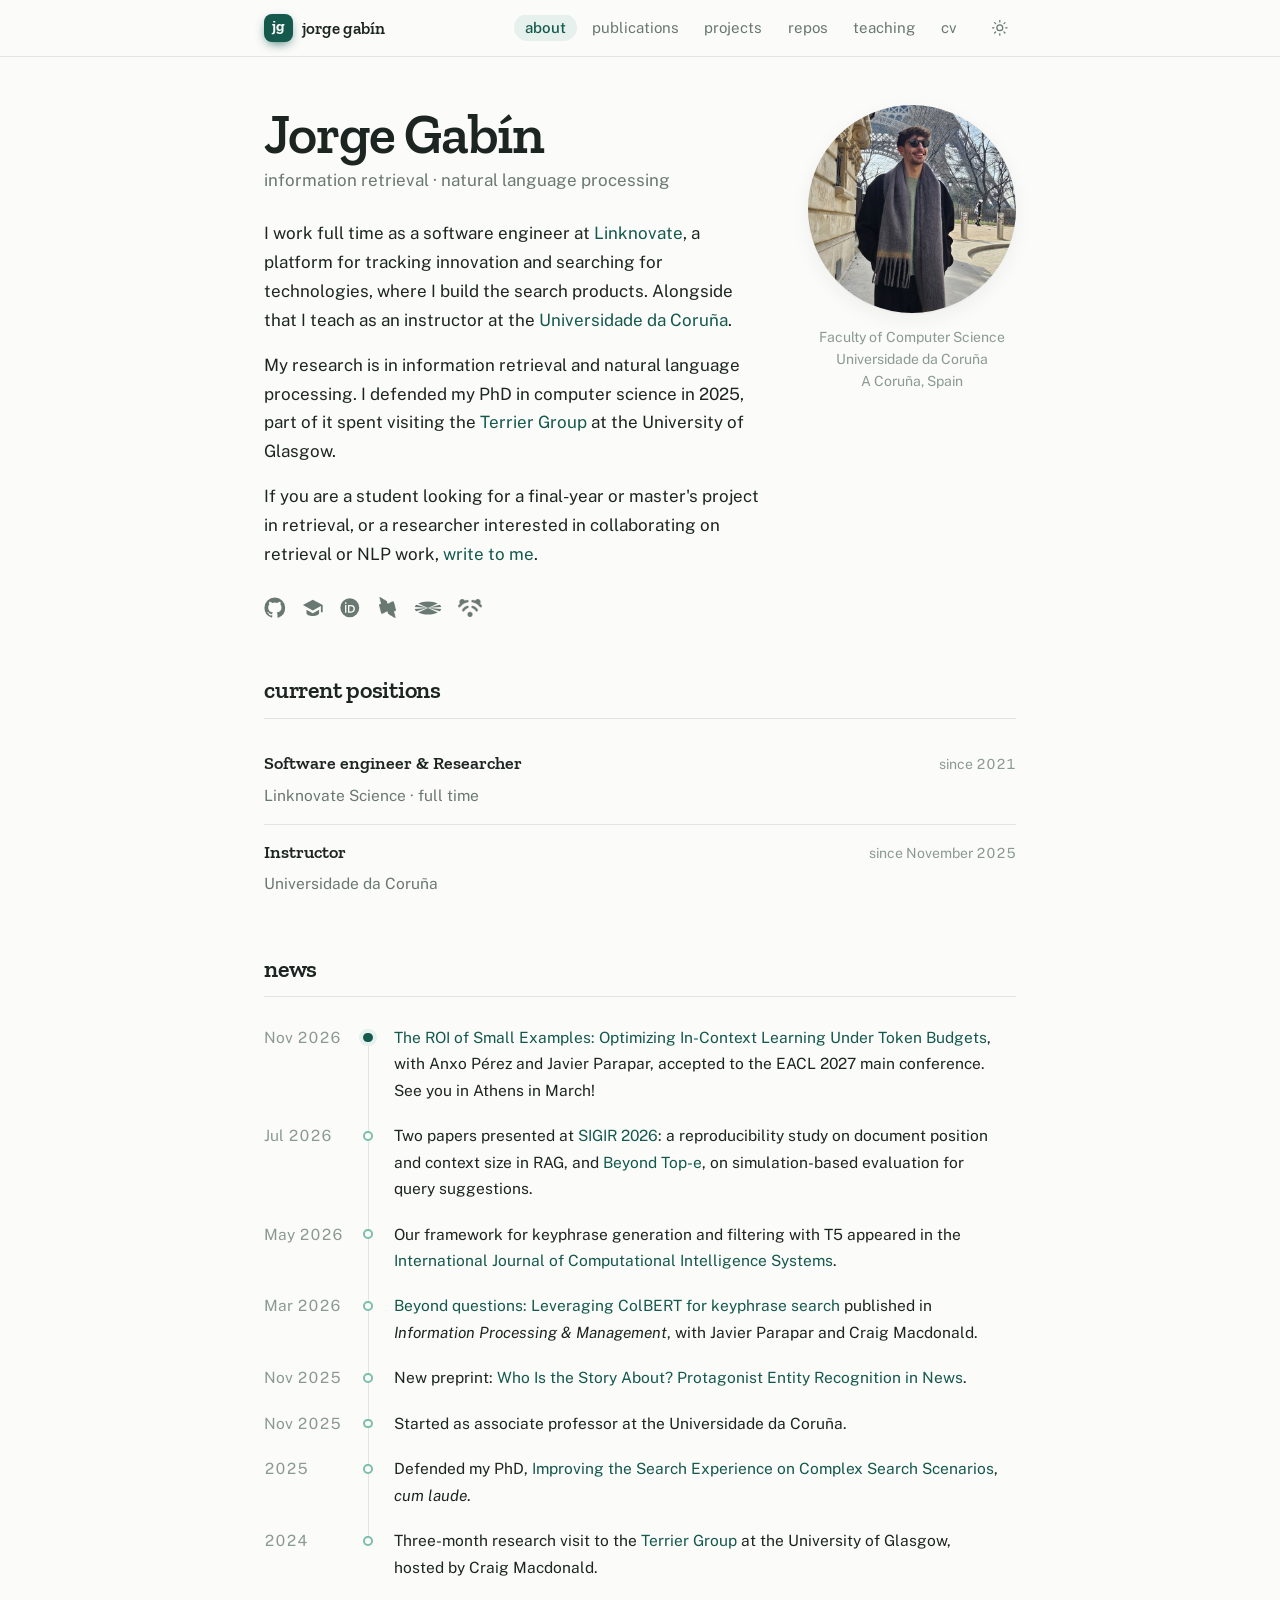
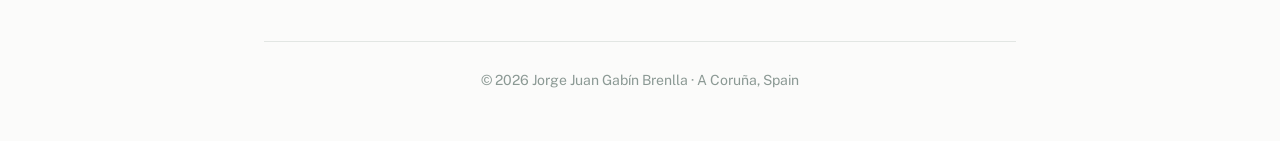
<file: index.html>
<!doctype html>
<html lang="en">
  <head>
    <meta charset="utf-8" />
    <meta name="viewport" content="width=device-width, initial-scale=1" />
    <title>Jorge Gabín</title>
    <meta
      name="description"
      content="Jorge Gabín — software engineer at Linknovate and instructor at Universidade da Coruña. Information retrieval and natural language processing."
    />
    <meta name="author" content="Jorge Juan Gabín Brenlla" />

    <meta property="og:type" content="profile" />
    <meta property="og:title" content="Jorge Gabín" />
    <meta
      property="og:description"
      content="Software engineer at Linknovate and instructor at Universidade da Coruña. Information retrieval and NLP."
    />
    <meta property="og:url" content="https://jorgegabin.github.io/" />
    <meta
      property="og:image"
      content="https://jorgegabin.github.io/assets/profile-600.jpg"
    />

    <link
      rel="icon"
      href="data:image/svg+xml,<svg xmlns='http://www.w3.org/2000/svg' viewBox='0 0 100 100'><rect width='100' height='100' rx='20' fill='%23134E45'/><text x='50' y='51' dy='.35em' text-anchor='middle' font-family='Georgia,serif' font-weight='700' font-size='46' fill='%23F7F8F7'>jg</text></svg>"
    />
    <link rel="preconnect" href="https://fonts.googleapis.com" />
    <link rel="preconnect" href="https://fonts.gstatic.com" crossorigin />
    <link
      href="https://fonts.googleapis.com/css2?family=Public+Sans:ital,wght@0,300..700;1,400&family=Zilla+Slab:wght@400;500;600;700&display=swap"
      rel="stylesheet"
    />
    <link rel="stylesheet" href="assets/style.css" />
  </head>
  <body>
    <a class="skip" href="#main">skip to content</a>

    <nav class="nav">
      <div class="wrap">
        <a class="brand" href="index.html">jorge gabín</a>
        <ul>
          <li><a href="index.html" aria-current="page">about</a></li>
          <li><a href="publications.html">publications</a></li>
          <li><a href="projects.html">projects</a></li>
          <li><a href="repos.html">repos</a></li>
          <li>
            <a
              href="https://pdi.udc.es/en/File/Pdi/Q789K"
              target="_blank"
              rel="noopener"
              title="Teaching record in the UDC staff directory"
              >teaching</a
            >
          </li>
          <li><a href="cv.html">cv</a></li>
        </ul>
        <button
          class="toggle"
          id="theme-toggle"
          type="button"
          aria-label="Change theme"
          title="Change theme"
        >
          <svg
            class="i-system"
            viewBox="0 0 24 24"
            fill="none"
            stroke="currentColor"
            stroke-width="1.7"
            stroke-linecap="round"
            stroke-linejoin="round"
            aria-hidden="true"
          >
            <rect x="2.5" y="4" width="19" height="13" rx="1.6" />
            <path d="M8 20.5h8" />
          </svg>
          <svg
            class="i-light"
            viewBox="0 0 24 24"
            fill="none"
            stroke="currentColor"
            stroke-width="1.7"
            stroke-linecap="round"
            aria-hidden="true"
          >
            <circle cx="12" cy="12" r="4" />
            <path
              d="M12 2v2M12 20v2M4.9 4.9l1.4 1.4M17.7 17.7l1.4 1.4M2 12h2M20 12h2M4.9 19.1l1.4-1.4M17.7 6.3l1.4-1.4"
            />
          </svg>
          <svg
            class="i-dark"
            viewBox="0 0 24 24"
            fill="none"
            stroke="currentColor"
            stroke-width="1.7"
            stroke-linecap="round"
            stroke-linejoin="round"
            aria-hidden="true"
          >
            <path d="M21 12.8A9 9 0 1 1 11.2 3a7 7 0 0 0 9.8 9.8z" />
          </svg>
        </button>
      </div>
    </nav>

    <main class="wrap" id="main">
      <section class="about">
        <div>
          <h1>Jorge Gabín</h1>
          <p class="tagline">
            information retrieval · natural language processing
          </p>

          <p>
            I work full time as a software engineer at
            <a href="https://www.linknovate.com/">Linknovate</a>, a platform for
            tracking innovation and searching for technologies, where I build
            the search products. Alongside that I teach as an instructor at the
            <a href="https://www.udc.es/en">Universidade da Coruña</a>.
          </p>

          <p>
            My research is in information retrieval and natural language
            processing. I defended my PhD in computer science in 2025, part of
            it spent visiting the
            <a href="https://terrierteam.dcs.gla.ac.uk/">Terrier Group</a> at
            the University of Glasgow.
          </p>

          <p>
            If you are a student looking for a final-year or master's project in
            retrieval, or a researcher interested in collaborating on retrieval
            or NLP work, <a href="mailto:jorge.gabin@udc.es">write to me</a>.
          </p>

          <ul class="social">
            <li>
              <a
                href="https://github.com/JorgeGabin"
                aria-label="GitHub"
                title="GitHub"
              >
                <svg viewBox="0 0 24 24" aria-hidden="true">
                  <path
                    d="M12 .5A11.5 11.5 0 0 0 .5 12a11.5 11.5 0 0 0 7.86 10.92c.58.1.79-.25.79-.56v-2c-3.2.7-3.88-1.37-3.88-1.37-.53-1.34-1.29-1.7-1.29-1.7-1.05-.72.08-.7.08-.7 1.16.08 1.77 1.2 1.77 1.2 1.03 1.77 2.7 1.26 3.36.96.1-.75.4-1.26.73-1.55-2.55-.29-5.24-1.28-5.24-5.7 0-1.26.45-2.29 1.19-3.1-.12-.29-.52-1.46.11-3.04 0 0 .97-.31 3.18 1.18a11 11 0 0 1 5.8 0c2.2-1.5 3.17-1.18 3.17-1.18.63 1.58.23 2.75.12 3.04.74.81 1.18 1.84 1.18 3.1 0 4.43-2.69 5.4-5.25 5.69.41.36.78 1.06.78 2.14v3.17c0 .31.21.67.8.56A11.5 11.5 0 0 0 23.5 12 11.5 11.5 0 0 0 12 .5z"
                  /></svg
              ></a>
            </li>

            <li>
              <a
                href="https://scholar.google.com/citations?user=Rtc9b6oAAAAJ&amp;hl=en"
                aria-label="Google Scholar"
                title="Google Scholar"
              >
                <svg viewBox="0 0 24 24" aria-hidden="true">
                  <path
                    d="M12 3 1 9l11 6 9-4.91V17h2V9L12 3zM5 14.2V18c0 1.66 3.13 3 7 3s7-1.34 7-3v-3.8l-7 3.82-7-3.82z"
                  /></svg
              ></a>
            </li>

            <li>
              <a
                href="https://orcid.org/0000-0002-5494-0765"
                aria-label="ORCID"
                title="ORCID 0000-0002-5494-0765"
              >
                <svg viewBox="0 0 24 24" aria-hidden="true">
                  <path
                    d="M12 1.5A10.5 10.5 0 1 0 22.5 12 10.5 10.5 0 0 0 12 1.5zM8.2 17.4H6.7V8.9h1.5v8.5zM7.45 7.7a.93.93 0 1 1 .93-.93.93.93 0 0 1-.93.93zm4.06 9.7h-1.5V8.9h3.32c3.06 0 4.4 1.9 4.4 4.25s-1.5 4.25-4.3 4.25zm1.72-7.14h-1.72v5.78h1.66c2.09 0 3-1.27 3-2.89 0-1.72-1-2.89-2.94-2.89z"
                  /></svg
              ></a>
            </li>

            <li>
              <a
                href="https://dblp.org/pid/325/5140"
                aria-label="dblp"
                title="dblp"
              >
                <span class="logo logo-dblp" aria-hidden="true"></span>
              </a>
            </li>

            <li>
              <a
                href="mailto:jorge.gabin@udc.es"
                aria-label="Email (Universidade da Coruña)"
                title="jorge.gabin@udc.es"
              >
                <span class="logo logo-udc" aria-hidden="true"></span>
              </a>
            </li>

            <li>
              <a
                href="mailto:jorge@linknovate.com"
                aria-label="Email (Linknovate)"
                title="jorge@linknovate.com"
              >
                <span class="logo logo-lkn" aria-hidden="true"></span>
              </a>
            </li>
          </ul>
        </div>

        <aside class="figure">
          <div class="portrait">
            <img
              src="assets/profile-600.jpg"
              alt="Jorge Gabín"
              onerror="
                this.outerHTML =
                  '&lt;div class=&quot;initials&quot; aria-hidden=&quot;true&quot;&gt;jg&lt;/div&gt;'
              "
            />
          </div>
          <p class="meta">
            Faculty of Computer Science<br />Universidade da Coruña<br />A
            Coruña, Spain
          </p>
        </aside>
      </section>

      <section id="positions">
        <h2>current positions</h2>

        <div class="position">
          <h3>Software engineer & Researcher</h3>
          <p class="since">since 2021</p>
          <p class="org">Linknovate Science · full time</p>
        </div>

        <div class="position">
          <h3>Instructor</h3>
          <p class="since">since November 2025</p>
          <p class="org">Universidade da Coruña</p>
        </div>
      </section>

      <section id="news">
        <h2>news</h2>
        <!-- Rows are rebuilt from assets/news.json. What is written here is the
         fallback shown if that file cannot be loaded. -->
        <table class="news">
          <tbody id="news-list">
            <tr>
              <td class="when">Nov 2026</td>
              <td>Paper on in-context learning under token budgets accepted to EACL 2027.</td>
            </tr>
            <tr>
              <td class="when">Jul 2026</td>
              <td>Two papers presented at SIGIR 2026.</td>
            </tr>
            <tr>
              <td class="when">Mar 2026</td>
              <td>
                Beyond questions: Leveraging ColBERT for keyphrase search
                published in <em>Information Processing &amp; Management</em>.
              </td>
            </tr>
            <tr>
              <td class="when">Nov 2025</td>
              <td>Started as instructor at the Universidade da Coruña.</td>
            </tr>
            <tr>
              <td class="when">2025</td>
              <td>Defended my PhD in computer science, <em>cum laude</em>.</td>
            </tr>
            <tr>
              <td class="when">2024</td>
              <td>
                Three-month research visit to the Terrier Group at the
                University of Glasgow.
              </td>
            </tr>
          </tbody>
        </table>
      </section>
    </main>

    <footer class="wrap">
      <p>© 2026 Jorge Juan Gabín Brenlla · A Coruña, Spain</p>
    </footer>

    <script src="assets/main.js"></script>
  </body>
</html>
</file>
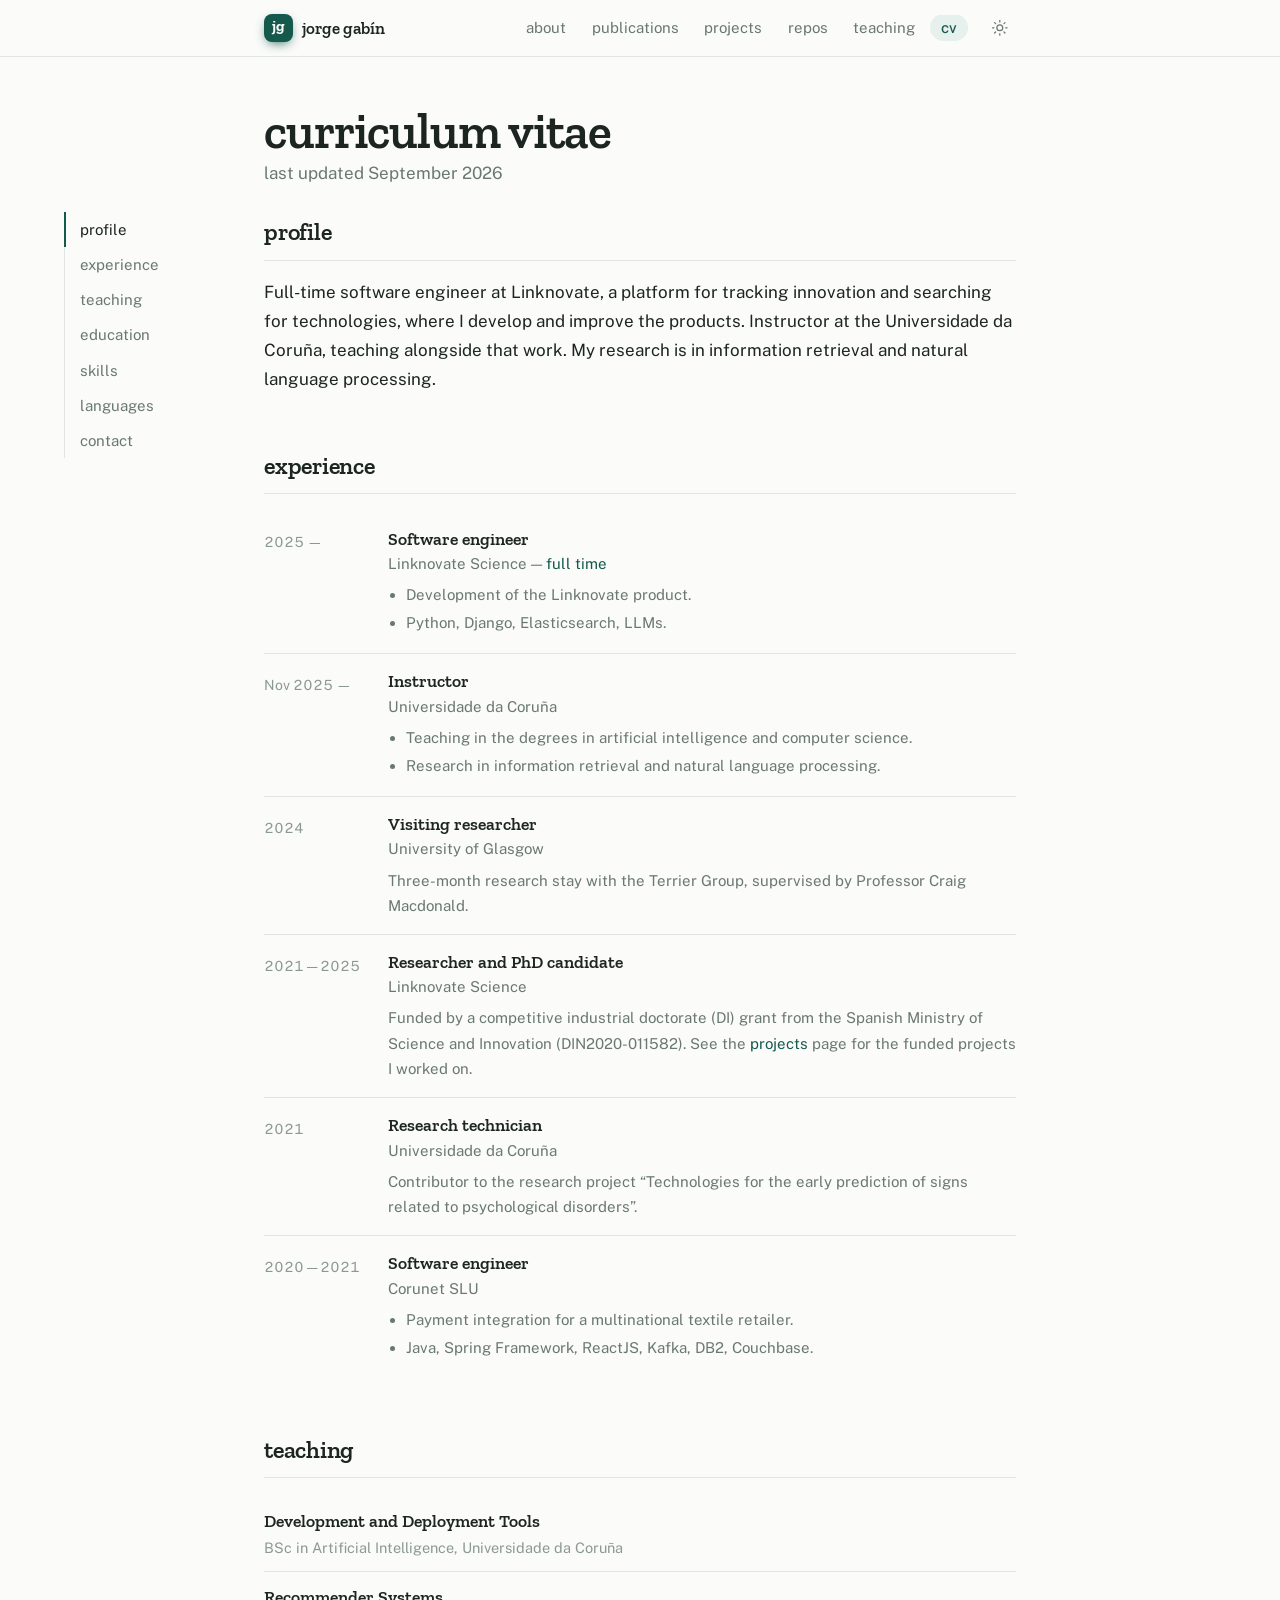
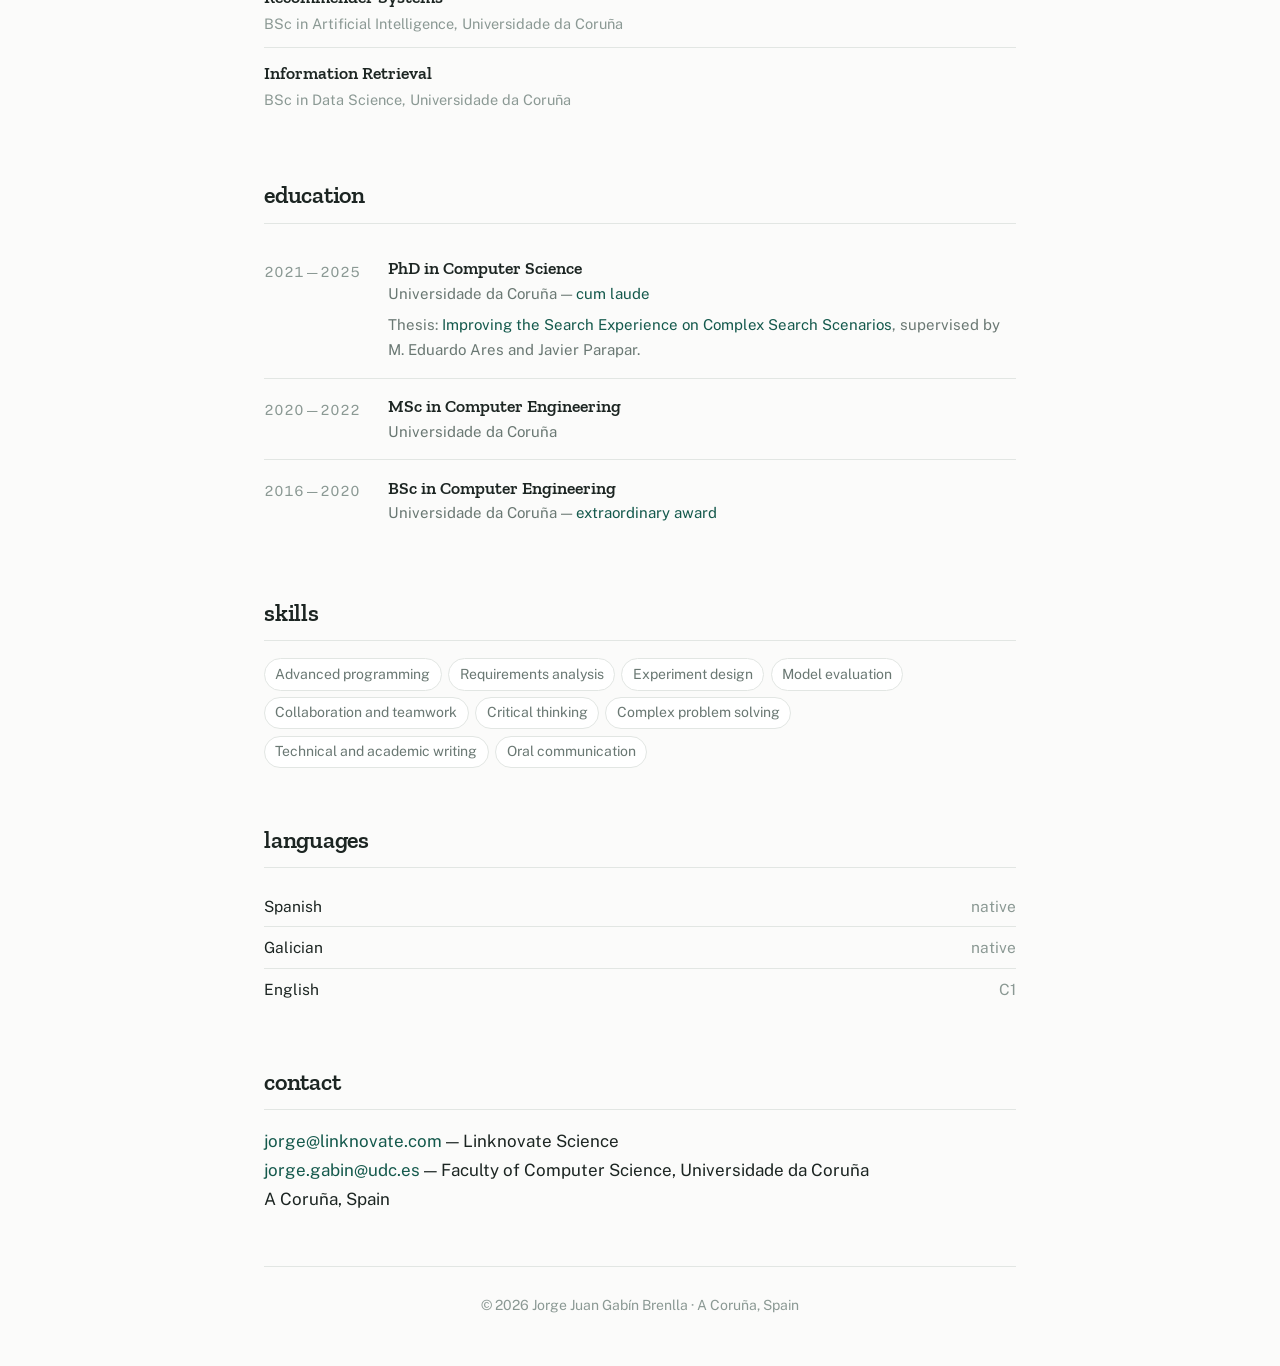
<file: cv.html>
<!doctype html>
<html lang="en">
  <head>
    <meta charset="utf-8" />
    <meta name="viewport" content="width=device-width, initial-scale=1" />
    <title>cv · Jorge Gabín</title>
    <meta
      name="description"
      content="Curriculum vitae of Jorge Gabín — software engineer at Linknovate and instructor at Universidade da Coruña."
    />

    <meta property="og:type" content="website" />
    <meta property="og:title" content="cv · Jorge Gabín" />
    <meta property="og:description" content="Curriculum vitae of Jorge Gabín — software engineer at Linknovate and instructor at Universidade da Coruña." />
    <meta property="og:url" content="https://jorgegabin.github.io/cv.html" />
    <meta property="og:image" content="https://jorgegabin.github.io/assets/profile-600.jpg" />

    <link
      rel="icon"
      href="data:image/svg+xml,<svg xmlns='http://www.w3.org/2000/svg' viewBox='0 0 100 100'><rect width='100' height='100' rx='20' fill='%23134E45'/><text x='50' y='51' dy='.35em' text-anchor='middle' font-family='Georgia,serif' font-weight='700' font-size='46' fill='%23F7F8F7'>jg</text></svg>"
    />
    <link rel="preconnect" href="https://fonts.googleapis.com" />
    <link rel="preconnect" href="https://fonts.gstatic.com" crossorigin />
    <link
      href="https://fonts.googleapis.com/css2?family=Public+Sans:ital,wght@0,300..700;1,400&family=Zilla+Slab:wght@400;500;600;700&display=swap"
      rel="stylesheet"
    />
    <link rel="stylesheet" href="assets/style.css" />
  </head>
  <body>
    <a class="skip" href="#main">skip to content</a>

    <nav class="nav">
      <div class="wrap">
        <a class="brand" href="index.html">jorge gabín</a>
        <ul>
          <li><a href="index.html">about</a></li>
          <li><a href="publications.html">publications</a></li>
          <li><a href="projects.html">projects</a></li>
          <li><a href="repos.html">repos</a></li>
          <li>
            <a
              href="https://pdi.udc.es/en/File/Pdi/Q789K"
              target="_blank"
              rel="noopener"
              title="Teaching record in the UDC staff directory"
              >teaching</a
            >
          </li>
          <li><a href="cv.html" aria-current="page">cv</a></li>
        </ul>
        <button
          class="toggle"
          id="theme-toggle"
          type="button"
          aria-label="Change theme"
          title="Change theme"
        >
          <svg
            class="i-system"
            viewBox="0 0 24 24"
            fill="none"
            stroke="currentColor"
            stroke-width="1.7"
            stroke-linecap="round"
            stroke-linejoin="round"
            aria-hidden="true"
          >
            <rect x="2.5" y="4" width="19" height="13" rx="1.6" />
            <path d="M8 20.5h8" />
          </svg>
          <svg
            class="i-light"
            viewBox="0 0 24 24"
            fill="none"
            stroke="currentColor"
            stroke-width="1.7"
            stroke-linecap="round"
            aria-hidden="true"
          >
            <circle cx="12" cy="12" r="4" />
            <path
              d="M12 2v2M12 20v2M4.9 4.9l1.4 1.4M17.7 17.7l1.4 1.4M2 12h2M20 12h2M4.9 19.1l1.4-1.4M17.7 6.3l1.4-1.4"
            />
          </svg>
          <svg
            class="i-dark"
            viewBox="0 0 24 24"
            fill="none"
            stroke="currentColor"
            stroke-width="1.7"
            stroke-linecap="round"
            stroke-linejoin="round"
            aria-hidden="true"
          >
            <path d="M21 12.8A9 9 0 1 1 11.2 3a7 7 0 0 0 9.8 9.8z" />
          </svg>
        </button>
      </div>
    </nav>

    <main class="wrap" id="main">
      <h1>curriculum vitae</h1>
      <p class="tagline">last updated September 2026</p>

      <div class="cv-layout">
        <nav class="toc" aria-label="Sections">
          <ol>
            <li><a href="#profile">profile</a></li>
            <li><a href="#experience">experience</a></li>
            <li><a href="#teaching">teaching</a></li>
            <li><a href="#education">education</a></li>
            <li><a href="#skills">skills</a></li>
            <li><a href="#languages">languages</a></li>
            <li><a href="#contact">contact</a></li>
          </ol>
        </nav>

        <div>
          <section id="profile">
            <h2>profile</h2>
            <p>
              Full-time software engineer at Linknovate, a platform for tracking
              innovation and searching for technologies, where I develop and
              improve the products. Instructor at the Universidade da Coruña,
              teaching alongside that work. My research is in information
              retrieval and natural language processing.
            </p>
          </section>

          <section id="experience">
            <h2>experience</h2>

            <div class="entry">
              <p class="years">2025 —</p>
              <div>
                <h3>Software engineer</h3>
                <p class="org">
                  Linknovate Science — <span class="award">full time</span>
                </p>
                <div class="note">
                  <ul>
                    <li>Development of the Linknovate product.</li>
                    <li>Python, Django, Elasticsearch, LLMs.</li>
                  </ul>
                </div>
              </div>
            </div>

            <div class="entry">
              <p class="years">Nov 2025 —</p>
              <div>
                <h3>Instructor</h3>
                <p class="org">Universidade da Coruña</p>
                <div class="note">
                  <ul>
                    <li>
                      Teaching in the degrees in artificial intelligence and
                      computer science.
                    </li>
                    <li>
                      Research in information retrieval and natural language
                      processing.
                    </li>
                  </ul>
                </div>
              </div>
            </div>

            <div class="entry">
              <p class="years">2024</p>
              <div>
                <h3>Visiting researcher</h3>
                <p class="org">University of Glasgow</p>
                <p class="note">
                  Three-month research stay with the Terrier Group, supervised
                  by Professor Craig Macdonald.
                </p>
              </div>
            </div>

            <div class="entry">
              <p class="years">2021 — 2025</p>
              <div>
                <h3>Researcher and PhD candidate</h3>
                <p class="org">Linknovate Science</p>
                <p class="note">
                  Funded by a competitive industrial doctorate (DI) grant from
                  the Spanish Ministry of Science and Innovation (DIN2020-011582).
                  See the <a href="projects.html">projects</a> page for the
                  funded projects I worked on.
                </p>
              </div>
            </div>

            <div class="entry">
              <p class="years">2021</p>
              <div>
                <h3>Research technician</h3>
                <p class="org">Universidade da Coruña</p>
                <p class="note">
                  Contributor to the research project “Technologies for the
                  early prediction of signs related to psychological disorders”.
                </p>
              </div>
            </div>

            <div class="entry">
              <p class="years">2020 — 2021</p>
              <div>
                <h3>Software engineer</h3>
                <p class="org">Corunet SLU</p>
                <div class="note">
                  <ul>
                    <li>
                      Payment integration for a multinational textile retailer.
                    </li>
                    <li>
                      Java, Spring Framework, ReactJS, Kafka, DB2, Couchbase.
                    </li>
                  </ul>
                </div>
              </div>
            </div>
          </section>

          <section id="teaching">
            <h2>teaching</h2>
            <ul class="courses">
              <li>
                <b>Development and Deployment Tools</b>
                <span
                  >BSc in Artificial Intelligence, Universidade da Coruña</span
                >
              </li>
              <li>
                <b>Recommender Systems</b>
                <span
                  >BSc in Artificial Intelligence, Universidade da Coruña</span
                >
              </li>
              <li>
                <b>Information Retrieval</b>
                <span>BSc in Data Science, Universidade da Coruña</span>
              </li>
            </ul>
          </section>

          <section id="education">
            <h2>education</h2>

            <div class="entry">
              <p class="years">2021 — 2025</p>
              <div>
                <h3>PhD in Computer Science</h3>
                <p class="org">
                  Universidade da Coruña — <span class="award">cum laude</span>
                </p>
                <p class="note">
                  Thesis:
                  <a href="https://hdl.handle.net/2183/46116"
                    >Improving the Search Experience on Complex Search
                    Scenarios</a
                  >, supervised by M. Eduardo Ares and Javier Parapar.
                </p>
              </div>
            </div>

            <div class="entry">
              <p class="years">2020 — 2022</p>
              <div>
                <h3>MSc in Computer Engineering</h3>
                <p class="org">Universidade da Coruña</p>
              </div>
            </div>

            <div class="entry">
              <p class="years">2016 — 2020</p>
              <div>
                <h3>BSc in Computer Engineering</h3>
                <p class="org">
                  Universidade da Coruña —
                  <span class="award">extraordinary award</span>
                </p>
              </div>
            </div>
          </section>

          <section id="skills">
            <h2>skills</h2>
            <ul class="tags">
              <li>Advanced programming</li>
              <li>Requirements analysis</li>
              <li>Experiment design</li>
              <li>Model evaluation</li>
              <li>Collaboration and teamwork</li>
              <li>Critical thinking</li>
              <li>Complex problem solving</li>
              <li>Technical and academic writing</li>
              <li>Oral communication</li>
            </ul>
          </section>

          <section id="languages">
            <h2>languages</h2>
            <ul class="langs">
              <li>Spanish <span>native</span></li>
              <li>Galician <span>native</span></li>
              <li>English <span>C1</span></li>
            </ul>
          </section>

          <section id="contact">
            <h2>contact</h2>
            <p>
              <a href="mailto:jorge@linknovate.com">jorge@linknovate.com</a> —
              Linknovate Science<br />
              <a href="mailto:jorge.gabin@udc.es">jorge.gabin@udc.es</a> —
              Faculty of Computer Science, Universidade da Coruña<br />
              A Coruña, Spain
            </p>
          </section>
        </div>
      </div>
    </main>

    <footer class="wrap">
      <p>© 2026 Jorge Juan Gabín Brenlla · A Coruña, Spain</p>
    </footer>

    <script src="assets/main.js"></script>
  </body>
</html>
</file>
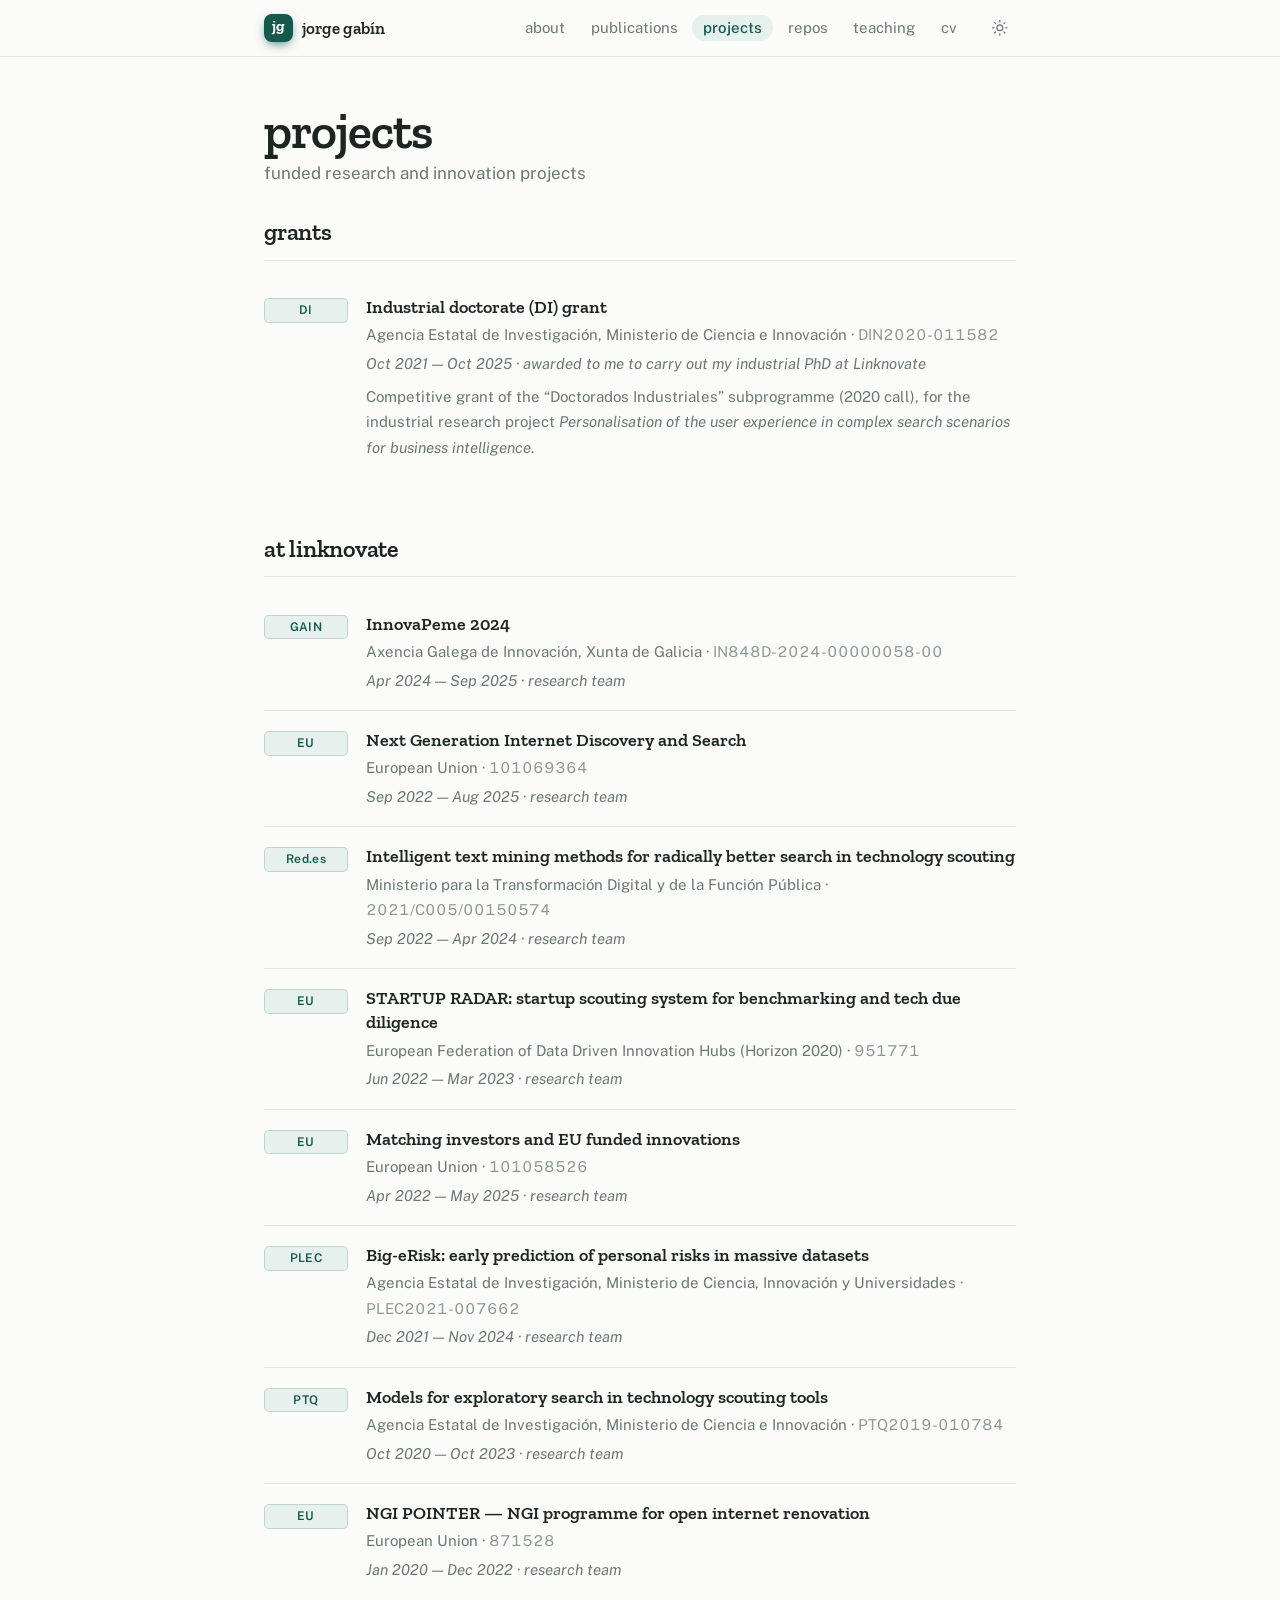
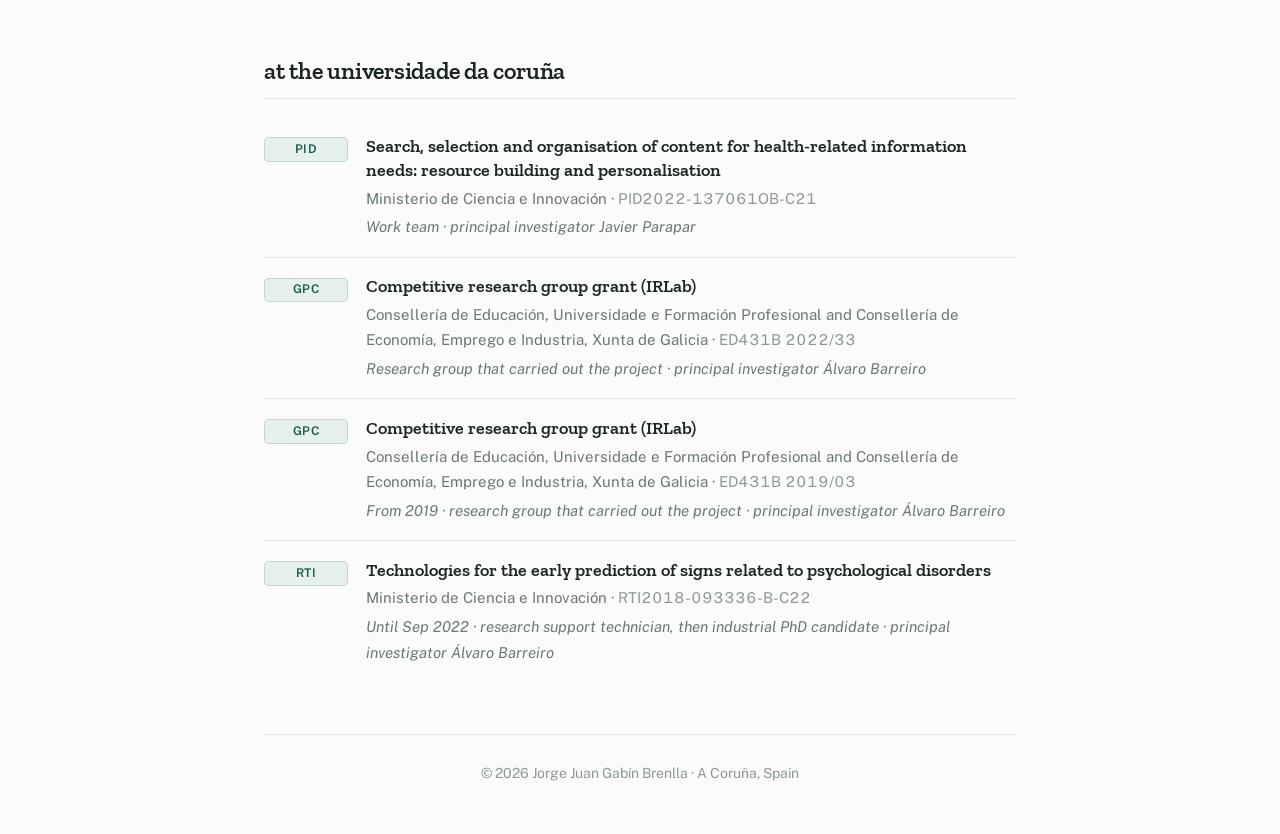
<file: projects.html>
<!doctype html>
<html lang="en">
  <head>
    <meta charset="utf-8" />
    <meta name="viewport" content="width=device-width, initial-scale=1" />
    <title>projects · Jorge Gabín</title>
    <meta
      name="description"
      content="Funded research and innovation projects Jorge Gabín has worked on at Linknovate and the Universidade da Coruña."
    />

    <meta property="og:type" content="website" />
    <meta property="og:title" content="projects · Jorge Gabín" />
    <meta property="og:description" content="Funded research and innovation projects Jorge Gabín has worked on at Linknovate and the Universidade da Coruña." />
    <meta property="og:url" content="https://jorgegabin.github.io/projects.html" />
    <meta property="og:image" content="https://jorgegabin.github.io/assets/profile-600.jpg" />

    <link
      rel="icon"
      href="data:image/svg+xml,<svg xmlns='http://www.w3.org/2000/svg' viewBox='0 0 100 100'><rect width='100' height='100' rx='20' fill='%23134E45'/><text x='50' y='51' dy='.35em' text-anchor='middle' font-family='Georgia,serif' font-weight='700' font-size='46' fill='%23F7F8F7'>jg</text></svg>"
    />
    <link rel="preconnect" href="https://fonts.googleapis.com" />
    <link rel="preconnect" href="https://fonts.gstatic.com" crossorigin />
    <link
      href="https://fonts.googleapis.com/css2?family=Public+Sans:ital,wght@0,300..700;1,400&family=Zilla+Slab:wght@400;500;600;700&display=swap"
      rel="stylesheet"
    />
    <link rel="stylesheet" href="assets/style.css" />
  </head>
  <body>
    <a class="skip" href="#main">skip to content</a>

    <nav class="nav">
      <div class="wrap">
        <a class="brand" href="index.html">jorge gabín</a>
        <ul>
          <li><a href="index.html">about</a></li>
          <li><a href="publications.html">publications</a></li>
          <li><a href="projects.html" aria-current="page">projects</a></li>
          <li><a href="repos.html">repos</a></li>
          <li>
            <a
              href="https://pdi.udc.es/en/File/Pdi/Q789K"
              target="_blank"
              rel="noopener"
              title="Teaching record in the UDC staff directory"
              >teaching</a
            >
          </li>
          <li><a href="cv.html">cv</a></li>
        </ul>
        <button
          class="toggle"
          id="theme-toggle"
          type="button"
          aria-label="Change theme"
          title="Change theme"
        >
          <svg
            class="i-system"
            viewBox="0 0 24 24"
            fill="none"
            stroke="currentColor"
            stroke-width="1.7"
            stroke-linecap="round"
            stroke-linejoin="round"
            aria-hidden="true"
          >
            <rect x="2.5" y="4" width="19" height="13" rx="1.6" />
            <path d="M8 20.5h8" />
          </svg>
          <svg
            class="i-light"
            viewBox="0 0 24 24"
            fill="none"
            stroke="currentColor"
            stroke-width="1.7"
            stroke-linecap="round"
            aria-hidden="true"
          >
            <circle cx="12" cy="12" r="4" />
            <path
              d="M12 2v2M12 20v2M4.9 4.9l1.4 1.4M17.7 17.7l1.4 1.4M2 12h2M20 12h2M4.9 19.1l1.4-1.4M17.7 6.3l1.4-1.4"
            />
          </svg>
          <svg
            class="i-dark"
            viewBox="0 0 24 24"
            fill="none"
            stroke="currentColor"
            stroke-width="1.7"
            stroke-linecap="round"
            stroke-linejoin="round"
            aria-hidden="true"
          >
            <path d="M21 12.8A9 9 0 1 1 11.2 3a7 7 0 0 0 9.8 9.8z" />
          </svg>
        </button>
      </div>
    </nav>

    <main class="wrap" id="main">
      <h1>projects</h1>
      <p class="tagline">funded research and innovation projects</p>

      <!--
    HOW TO ADD A PROJECT
    --------------------
    Copy one <article class="project"> block into the right section.
    - The badge is the funding programme or funder short name.
    - .funder holds the funding body and the grant reference; .role holds the
      period and what I did on the project.
    Keep entries newest first by start date.
  -->

      <section id="grants">
        <h2>grants</h2>

        <article class="project">
          <div class="thumb"><span class="venue-badge">DI</span></div>
          <div>
            <h3>Industrial doctorate (DI) grant</h3>
            <p class="funder">
              Agencia Estatal de Investigaci&oacute;n, Ministerio de Ciencia e
              Innovaci&oacute;n &middot; <span class="ref">DIN2020-011582</span>
            </p>
            <p class="role">
              Oct 2021 &mdash; Oct 2025 &middot; awarded to me to carry out my
              industrial PhD at Linknovate
            </p>
            <p class="desc">
              Competitive grant of the &ldquo;Doctorados Industriales&rdquo;
              subprogramme (2020 call), for the industrial research project
              <em
                >Personalisation of the user experience in complex search
                scenarios for business intelligence</em
              >.
            </p>
          </div>
        </article>
      </section>

      <section id="linknovate">
        <h2>at linknovate</h2>

        <article class="project">
          <div class="thumb"><span class="venue-badge">GAIN</span></div>
          <div>
            <h3>InnovaPeme 2024</h3>
            <p class="funder">
              Axencia Galega de Innovaci&oacute;n, Xunta de Galicia &middot;
              <span class="ref">IN848D-2024-00000058-00</span>
            </p>
            <p class="role">Apr 2024 &mdash; Sep 2025 &middot; research team</p>
          </div>
        </article>

        <article class="project">
          <div class="thumb"><span class="venue-badge">EU</span></div>
          <div>
            <h3>Next Generation Internet Discovery and Search</h3>
            <p class="funder">
              European Union &middot; <span class="ref">101069364</span>
            </p>
            <p class="role">Sep 2022 &mdash; Aug 2025 &middot; research team</p>
          </div>
        </article>

        <article class="project">
          <div class="thumb"><span class="venue-badge">Red.es</span></div>
          <div>
            <h3>
              Intelligent text mining methods for radically better search in
              technology scouting
            </h3>
            <p class="funder">
              Ministerio para la Transformaci&oacute;n Digital y de la
              Funci&oacute;n P&uacute;blica &middot;
              <span class="ref">2021/C005/00150574</span>
            </p>
            <p class="role">Sep 2022 &mdash; Apr 2024 &middot; research team</p>
          </div>
        </article>

        <article class="project">
          <div class="thumb"><span class="venue-badge">EU</span></div>
          <div>
            <h3>
              STARTUP RADAR: startup scouting system for benchmarking and tech
              due diligence
            </h3>
            <p class="funder">
              European Federation of Data Driven Innovation Hubs (Horizon 2020)
              &middot; <span class="ref">951771</span>
            </p>
            <p class="role">Jun 2022 &mdash; Mar 2023 &middot; research team</p>
          </div>
        </article>

        <article class="project">
          <div class="thumb"><span class="venue-badge">EU</span></div>
          <div>
            <h3>Matching investors and EU funded innovations</h3>
            <p class="funder">
              European Union &middot; <span class="ref">101058526</span>
            </p>
            <p class="role">Apr 2022 &mdash; May 2025 &middot; research team</p>
          </div>
        </article>

        <article class="project">
          <div class="thumb"><span class="venue-badge">PLEC</span></div>
          <div>
            <h3>
              Big-eRisk: early prediction of personal risks in massive datasets
            </h3>
            <p class="funder">
              Agencia Estatal de Investigaci&oacute;n, Ministerio de Ciencia,
              Innovaci&oacute;n y Universidades &middot;
              <span class="ref">PLEC2021-007662</span>
            </p>
            <p class="role">Dec 2021 &mdash; Nov 2024 &middot; research team</p>
          </div>
        </article>

        <article class="project">
          <div class="thumb"><span class="venue-badge">PTQ</span></div>
          <div>
            <h3>Models for exploratory search in technology scouting tools</h3>
            <p class="funder">
              Agencia Estatal de Investigaci&oacute;n, Ministerio de Ciencia e
              Innovaci&oacute;n &middot; <span class="ref">PTQ2019-010784</span>
            </p>
            <p class="role">Oct 2020 &mdash; Oct 2023 &middot; research team</p>
          </div>
        </article>

        <article class="project">
          <div class="thumb"><span class="venue-badge">EU</span></div>
          <div>
            <h3>
              NGI POINTER &mdash; NGI programme for open internet renovation
            </h3>
            <p class="funder">
              European Union &middot; <span class="ref">871528</span>
            </p>
            <p class="role">Jan 2020 &mdash; Dec 2022 &middot; research team</p>
          </div>
        </article>
      </section>

      <section id="udc">
        <h2>at the universidade da coruña</h2>

        <article class="project">
          <div class="thumb"><span class="venue-badge">PID</span></div>
          <div>
            <h3>
              Search, selection and organisation of content for health-related
              information needs: resource building and personalisation
            </h3>
            <p class="funder">
              Ministerio de Ciencia e Innovaci&oacute;n &middot;
              <span class="ref">PID2022-137061OB-C21</span>
            </p>
            <p class="role">
              Work team &middot; principal investigator Javier Parapar
            </p>
          </div>
        </article>

        <article class="project">
          <div class="thumb"><span class="venue-badge">GPC</span></div>
          <div>
            <h3>Competitive research group grant (IRLab)</h3>
            <p class="funder">
              Conseller&iacute;a de Educaci&oacute;n, Universidade e
              Formaci&oacute;n Profesional and Conseller&iacute;a de
              Econom&iacute;a, Emprego e Industria, Xunta de Galicia &middot;
              <span class="ref">ED431B 2022/33</span>
            </p>
            <p class="role">
              Research group that carried out the project &middot; principal
              investigator &Aacute;lvaro Barreiro
            </p>
          </div>
        </article>

        <article class="project">
          <div class="thumb"><span class="venue-badge">GPC</span></div>
          <div>
            <h3>Competitive research group grant (IRLab)</h3>
            <p class="funder">
              Conseller&iacute;a de Educaci&oacute;n, Universidade e
              Formaci&oacute;n Profesional and Conseller&iacute;a de
              Econom&iacute;a, Emprego e Industria, Xunta de Galicia &middot;
              <span class="ref">ED431B 2019/03</span>
            </p>
            <p class="role">
              From 2019 &middot; research group that carried out the project
              &middot; principal investigator &Aacute;lvaro Barreiro
            </p>
          </div>
        </article>

        <article class="project">
          <div class="thumb"><span class="venue-badge">RTI</span></div>
          <div>
            <h3>
              Technologies for the early prediction of signs related to
              psychological disorders
            </h3>
            <p class="funder">
              Ministerio de Ciencia e Innovaci&oacute;n &middot;
              <span class="ref">RTI2018-093336-B-C22</span>
            </p>
            <p class="role">
              Until Sep 2022 &middot; research support technician, then
              industrial PhD candidate &middot; principal investigator
              &Aacute;lvaro Barreiro
            </p>
          </div>
        </article>
      </section>
    </main>

    <footer class="wrap">
      <p>© 2026 Jorge Juan Gabín Brenlla · A Coruña, Spain</p>
    </footer>

    <script src="assets/main.js"></script>
  </body>
</html>
</file>
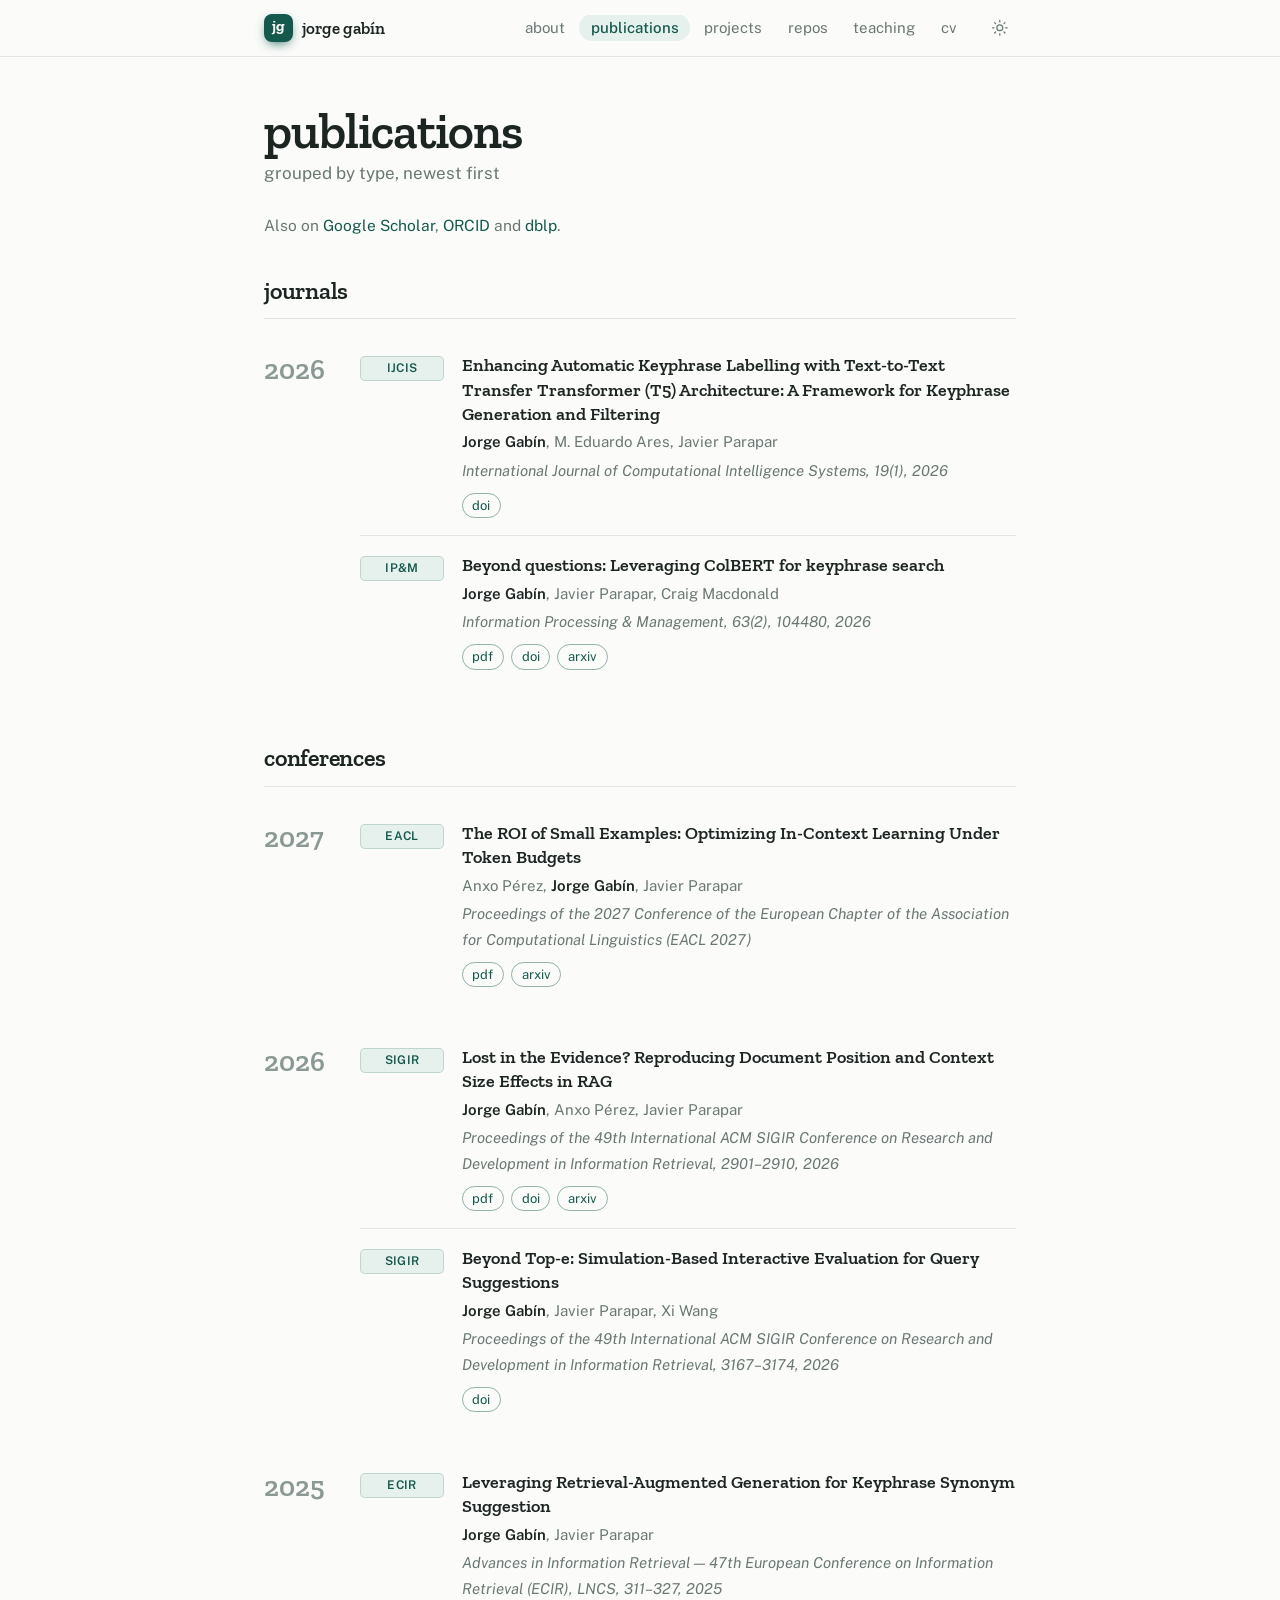
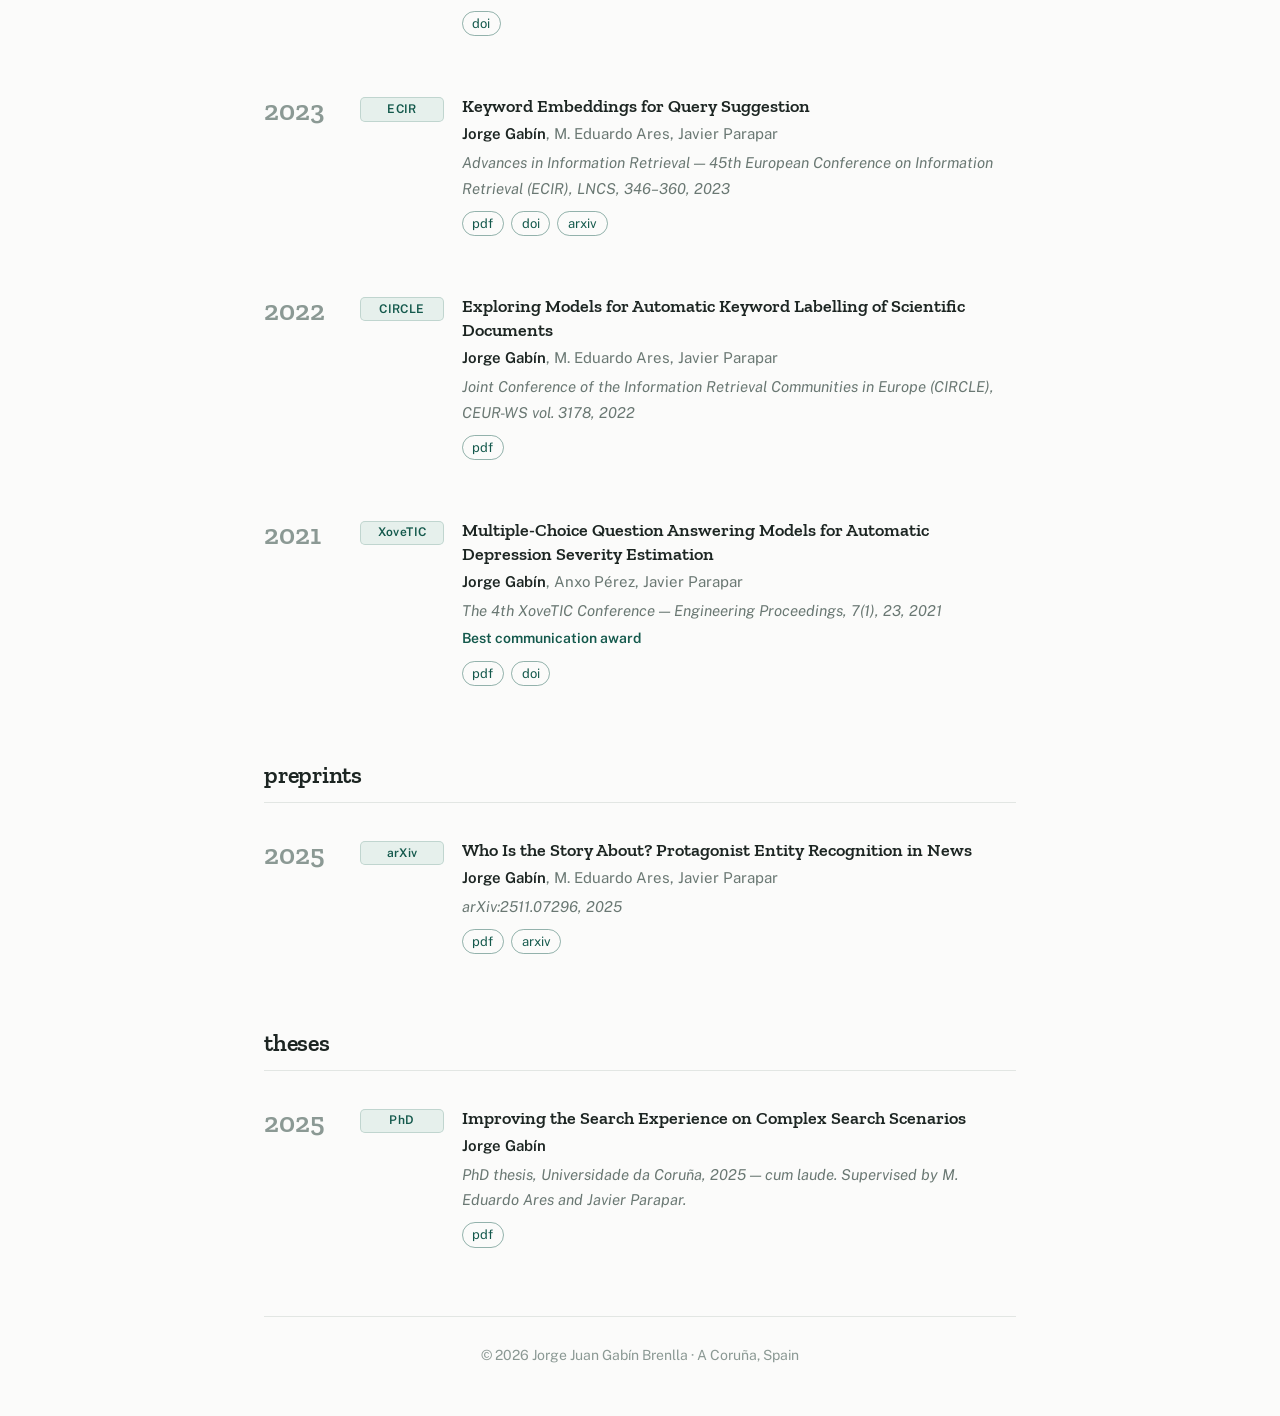
<file: publications.html>
<!DOCTYPE html>
<html lang="en">
<head>
<meta charset="utf-8">
<meta name="viewport" content="width=device-width, initial-scale=1">
<title>publications · Jorge Gabín</title>
<meta name="description" content="Publications by Jorge Gabín — information retrieval and natural language processing.">

<meta property="og:type" content="website">
<meta property="og:title" content="publications · Jorge Gabín">
<meta property="og:description" content="Publications by Jorge Gabín — information retrieval and natural language processing.">
<meta property="og:url" content="https://jorgegabin.github.io/publications.html">
<meta property="og:image" content="https://jorgegabin.github.io/assets/profile-600.jpg">

<link rel="icon" href="data:image/svg+xml,<svg xmlns='http://www.w3.org/2000/svg' viewBox='0 0 100 100'><rect width='100' height='100' rx='20' fill='%23134E45'/><text x='50' y='51' dy='.35em' text-anchor='middle' font-family='Georgia,serif' font-weight='700' font-size='46' fill='%23F7F8F7'>jg</text></svg>">
<link rel="preconnect" href="https://fonts.googleapis.com">
<link rel="preconnect" href="https://fonts.gstatic.com" crossorigin>
<link href="https://fonts.googleapis.com/css2?family=Public+Sans:ital,wght@0,300..700;1,400&family=Zilla+Slab:wght@400;500;600;700&display=swap" rel="stylesheet">
<link rel="stylesheet" href="assets/style.css">
</head>
<body>

<a class="skip" href="#main">skip to content</a>

<nav class="nav">
  <div class="wrap">
    <a class="brand" href="index.html">jorge gabín</a>
    <ul>
      <li><a href="index.html">about</a></li>
      <li><a href="publications.html" aria-current="page">publications</a></li>
      <li><a href="projects.html">projects</a></li>
      <li><a href="repos.html">repos</a></li>
      <li><a href="https://pdi.udc.es/en/File/Pdi/Q789K" target="_blank" rel="noopener" title="Teaching record in the UDC staff directory">teaching</a></li>
      <li><a href="cv.html">cv</a></li>
    </ul>
    <button class="toggle" id="theme-toggle" type="button" aria-label="Change theme" title="Change theme">
      <svg class="i-system" viewBox="0 0 24 24" fill="none" stroke="currentColor" stroke-width="1.7" stroke-linecap="round" stroke-linejoin="round" aria-hidden="true"><rect x="2.5" y="4" width="19" height="13" rx="1.6"/><path d="M8 20.5h8"/></svg>
      <svg class="i-light" viewBox="0 0 24 24" fill="none" stroke="currentColor" stroke-width="1.7" stroke-linecap="round" aria-hidden="true"><circle cx="12" cy="12" r="4"/><path d="M12 2v2M12 20v2M4.9 4.9l1.4 1.4M17.7 17.7l1.4 1.4M2 12h2M20 12h2M4.9 19.1l1.4-1.4M17.7 6.3l1.4-1.4"/></svg>
      <svg class="i-dark" viewBox="0 0 24 24" fill="none" stroke="currentColor" stroke-width="1.7" stroke-linecap="round" stroke-linejoin="round" aria-hidden="true"><path d="M21 12.8A9 9 0 1 1 11.2 3a7 7 0 0 0 9.8 9.8z"/></svg>
    </button>
  </div>
</nav>

<main class="wrap" id="main">

  <h1>publications</h1>
  <p class="tagline">grouped by type, newest first</p>
  <p class="note-line">Also on
    <a href="https://scholar.google.com/citations?user=Rtc9b6oAAAAJ&amp;hl=en">Google Scholar</a>,
    <a href="https://orcid.org/0000-0002-5494-0765">ORCID</a> and
    <a href="https://dblp.org/pid/325/5140">dblp</a>.</p>

  <!--
    HOW TO ADD A PAPER
    ------------------
    Copy one <article class="pub"> block into the right year group.
    - The badge is the venue short name. To use a figure instead, put an image at
      assets/pub/name.png and replace the <span class="venue-badge"> with
      <img src="assets/pub/name.png" alt="">
    - Bold your own name with <b>.
    - For a prize, add <p class="award">Best paper award</p> after the venue line.
    - Delete any link you do not have; do not leave href="#".
    If a year has no papers, delete the whole .year-group block.
  -->

  <section id="journals">
    <h2>journals</h2>

    <div class="year-group">
      <p class="year">2026</p>
      <div>

        <article class="pub">
          <div class="thumb"><span class="venue-badge">IJCIS</span></div>
          <div>
            <h3>Enhancing Automatic Keyphrase Labelling with Text-to-Text Transfer Transformer (T5) Architecture: A Framework for Keyphrase Generation and Filtering</h3>
            <p class="authors"><b>Jorge Gab&iacute;n</b>, M. Eduardo Ares, Javier Parapar</p>
            <p class="venue">International Journal of Computational Intelligence Systems, 19(1), 2026</p>
            <p class="links">
              <a href="https://doi.org/10.1007/s44196-026-01379-9">doi</a>
            </p>
          </div>
        </article>

        <article class="pub">
          <div class="thumb"><span class="venue-badge">IP&amp;M</span></div>
          <div>
            <h3>Beyond questions: Leveraging ColBERT for keyphrase search</h3>
            <p class="authors"><b>Jorge Gab&iacute;n</b>, Javier Parapar, Craig Macdonald</p>
            <p class="venue">Information Processing &amp; Management, 63(2), 104480, 2026</p>
            <p class="links">
              <a href="https://arxiv.org/pdf/2412.03193">pdf</a><a href="https://doi.org/10.1016/j.ipm.2025.104480">doi</a><a href="https://arxiv.org/abs/2412.03193">arxiv</a>
            </p>
          </div>
        </article>

      </div>
    </div>
  </section>

  <section id="conferences">
    <h2>conferences</h2>

    <div class="year-group">
      <p class="year">2027</p>
      <div>

        <article class="pub">
          <div class="thumb"><span class="venue-badge">EACL</span></div>
          <div>
            <h3>The ROI of Small Examples: Optimizing In-Context Learning Under Token Budgets</h3>
            <p class="authors">Anxo P&eacute;rez, <b>Jorge Gab&iacute;n</b>, Javier Parapar</p>
            <p class="venue">Proceedings of the 2027 Conference of the European Chapter of the Association for Computational Linguistics (EACL 2027)</p>
            <p class="links">
              <a href="https://arxiv.org/pdf/2611.24971">pdf</a><a href="https://arxiv.org/abs/2611.24971">arxiv</a>
            </p>
          </div>
        </article>

      </div>
    </div>

    <div class="year-group">
      <p class="year">2026</p>
      <div>

        <article class="pub">
          <div class="thumb"><span class="venue-badge">SIGIR</span></div>
          <div>
            <h3>Lost in the Evidence? Reproducing Document Position and Context Size Effects in RAG</h3>
            <p class="authors"><b>Jorge Gab&iacute;n</b>, Anxo P&eacute;rez, Javier Parapar</p>
            <p class="venue">Proceedings of the 49th International ACM SIGIR Conference on Research and Development in Information Retrieval, 2901&ndash;2910, 2026</p>
            <p class="links">
              <a href="https://arxiv.org/pdf/2605.27105">pdf</a><a href="https://doi.org/10.1145/3805712.3808569">doi</a><a href="https://arxiv.org/abs/2605.27105">arxiv</a>
            </p>
          </div>
        </article>

        <article class="pub">
          <div class="thumb"><span class="venue-badge">SIGIR</span></div>
          <div>
            <h3>Beyond Top-e: Simulation-Based Interactive Evaluation for Query Suggestions</h3>
            <p class="authors"><b>Jorge Gab&iacute;n</b>, Javier Parapar, Xi Wang</p>
            <p class="venue">Proceedings of the 49th International ACM SIGIR Conference on Research and Development in Information Retrieval, 3167&ndash;3174, 2026</p>
            <p class="links">
              <a href="https://doi.org/10.1145/3805712.3808618">doi</a>
            </p>
          </div>
        </article>

      </div>
    </div>

    <div class="year-group">
      <p class="year">2025</p>
      <div>

        <article class="pub">
          <div class="thumb"><span class="venue-badge">ECIR</span></div>
          <div>
            <h3>Leveraging Retrieval-Augmented Generation for Keyphrase Synonym Suggestion</h3>
            <p class="authors"><b>Jorge Gab&iacute;n</b>, Javier Parapar</p>
            <p class="venue">Advances in Information Retrieval &mdash; 47th European Conference on Information Retrieval (ECIR), LNCS, 311&ndash;327, 2025</p>
            <p class="links">
              <a href="https://doi.org/10.1007/978-3-031-88711-6_20">doi</a>
            </p>
          </div>
        </article>

      </div>
    </div>

    <div class="year-group">
      <p class="year">2023</p>
      <div>

        <article class="pub">
          <div class="thumb"><span class="venue-badge">ECIR</span></div>
          <div>
            <h3>Keyword Embeddings for Query Suggestion</h3>
            <p class="authors"><b>Jorge Gab&iacute;n</b>, M. Eduardo Ares, Javier Parapar</p>
            <p class="venue">Advances in Information Retrieval &mdash; 45th European Conference on Information Retrieval (ECIR), LNCS, 346&ndash;360, 2023</p>
            <p class="links">
              <a href="https://arxiv.org/pdf/2301.08006">pdf</a><a href="https://doi.org/10.1007/978-3-031-28244-7_22">doi</a><a href="https://arxiv.org/abs/2301.08006">arxiv</a>
            </p>
          </div>
        </article>

      </div>
    </div>

    <div class="year-group">
      <p class="year">2022</p>
      <div>

        <article class="pub">
          <div class="thumb"><span class="venue-badge">CIRCLE</span></div>
          <div>
            <h3>Exploring Models for Automatic Keyword Labelling of Scientific Documents</h3>
            <p class="authors"><b>Jorge Gab&iacute;n</b>, M. Eduardo Ares, Javier Parapar</p>
            <p class="venue">Joint Conference of the Information Retrieval Communities in Europe (CIRCLE), CEUR-WS vol. 3178, 2022</p>
            <p class="links">
              <a href="https://ceur-ws.org/Vol-3178/CIRCLE_2022_paper_04.pdf">pdf</a>
            </p>
          </div>
        </article>

      </div>
    </div>

    <div class="year-group">
      <p class="year">2021</p>
      <div>

        <article class="pub">
          <div class="thumb"><span class="venue-badge">XoveTIC</span></div>
          <div>
            <h3>Multiple-Choice Question Answering Models for Automatic Depression Severity Estimation</h3>
            <p class="authors"><b>Jorge Gab&iacute;n</b>, Anxo P&eacute;rez, Javier Parapar</p>
            <p class="venue">The 4th XoveTIC Conference &mdash; Engineering Proceedings, 7(1), 23, 2021</p>
            <p class="award">Best communication award</p>
            <p class="links">
              <a href="https://www.mdpi.com/2673-4591/7/1/23/pdf">pdf</a><a href="https://doi.org/10.3390/engproc2021007023">doi</a>
            </p>
          </div>
        </article>

      </div>
    </div>
  </section>

  <section id="preprints">
    <h2>preprints</h2>

    <div class="year-group">
      <p class="year">2025</p>
      <div>

        <article class="pub">
          <div class="thumb"><span class="venue-badge">arXiv</span></div>
          <div>
            <h3>Who Is the Story About? Protagonist Entity Recognition in News</h3>
            <p class="authors"><b>Jorge Gab&iacute;n</b>, M. Eduardo Ares, Javier Parapar</p>
            <p class="venue">arXiv:2511.07296, 2025</p>
            <p class="links">
              <a href="https://arxiv.org/pdf/2511.07296">pdf</a><a href="https://arxiv.org/abs/2511.07296">arxiv</a>
            </p>
          </div>
        </article>

      </div>
    </div>
  </section>

  <section id="theses">
    <h2>theses</h2>

    <div class="year-group">
      <p class="year">2025</p>
      <div>

        <article class="pub">
          <div class="thumb"><span class="venue-badge">PhD</span></div>
          <div>
            <h3>Improving the Search Experience on Complex Search Scenarios</h3>
            <p class="authors"><b>Jorge Gab&iacute;n</b></p>
            <p class="venue">PhD thesis, Universidade da Coru&ntilde;a, 2025 &mdash; <em>cum laude</em>. Supervised by M. Eduardo Ares and Javier Parapar.</p>
            <p class="links">
              <a href="https://hdl.handle.net/2183/46116">pdf</a>
            </p>
          </div>
        </article>

      </div>
    </div>
  </section>

</main>

<footer class="wrap">
  <p>© 2026 Jorge Juan Gabín Brenlla · A Coruña, Spain</p>
</footer>

<script src="assets/main.js"></script>
</body>
</html>
</file>
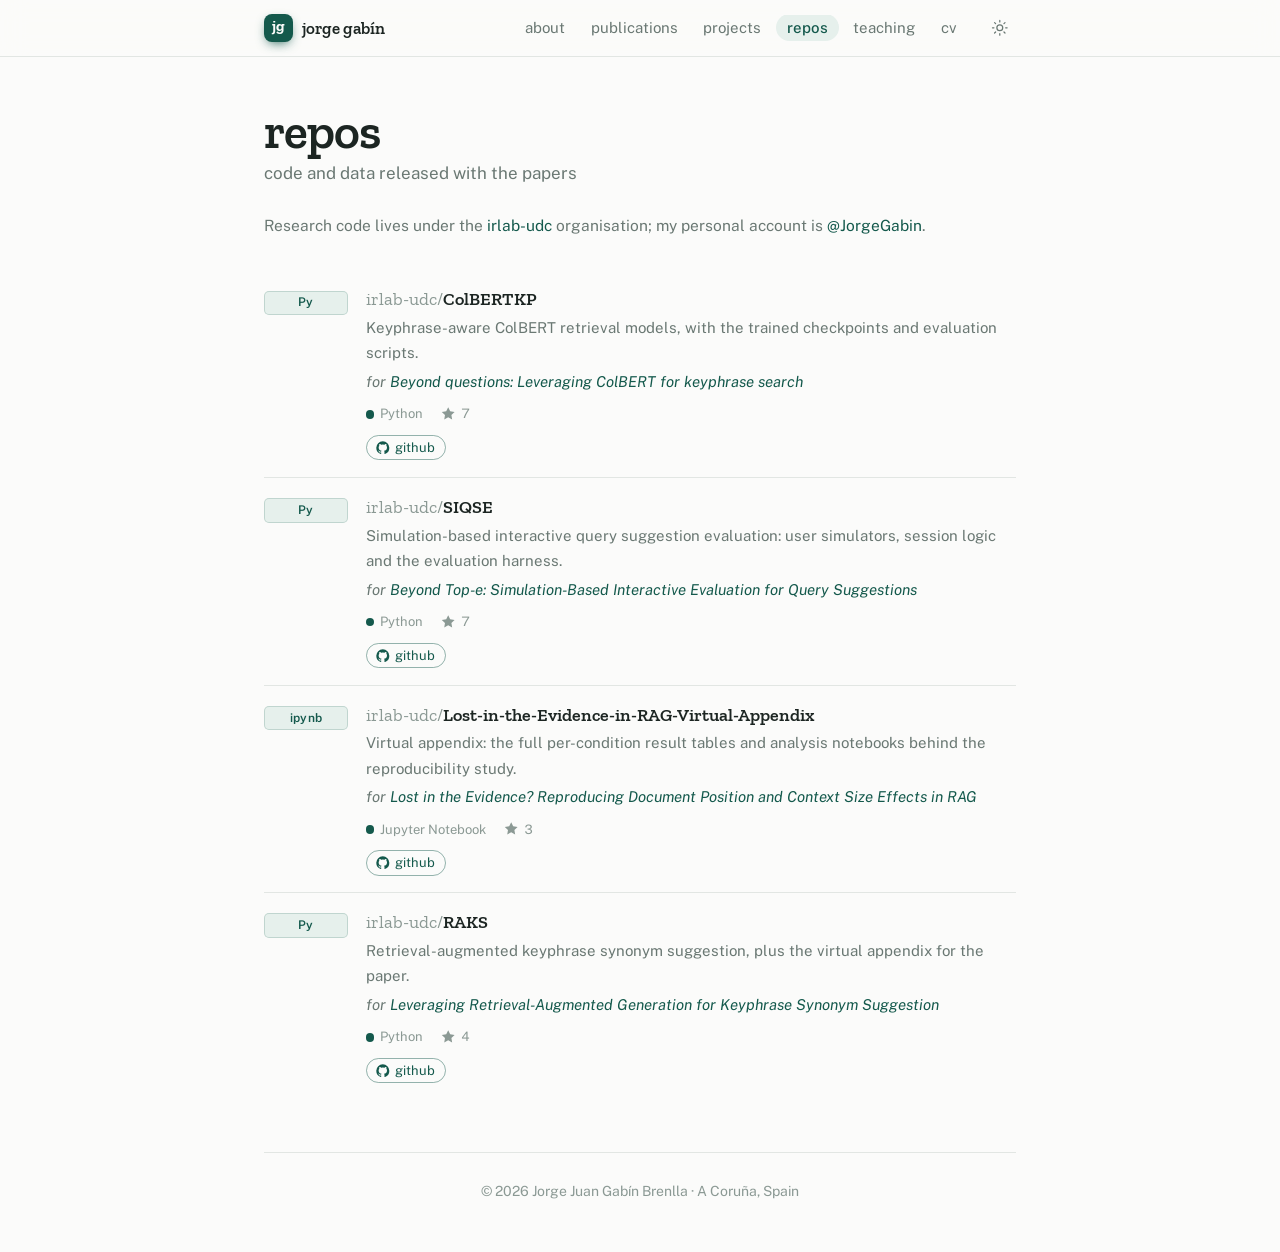
<file: repos.html>
<!DOCTYPE html>
<html lang="en">
<head>
<meta charset="utf-8">
<meta name="viewport" content="width=device-width, initial-scale=1">
<title>repos · Jorge Gabín</title>
<meta name="description" content="Code and data released by Jorge Gabín alongside his papers on information retrieval and natural language processing.">

<meta property="og:type" content="website">
<meta property="og:title" content="repos · Jorge Gabín">
<meta property="og:description" content="Code and data released by Jorge Gabín alongside his papers on information retrieval and natural language processing.">
<meta property="og:url" content="https://jorgegabin.github.io/repos.html">
<meta property="og:image" content="https://jorgegabin.github.io/assets/profile-600.jpg">

<link rel="icon" href="data:image/svg+xml,<svg xmlns='http://www.w3.org/2000/svg' viewBox='0 0 100 100'><rect width='100' height='100' rx='20' fill='%23134E45'/><text x='50' y='51' dy='.35em' text-anchor='middle' font-family='Georgia,serif' font-weight='700' font-size='46' fill='%23F7F8F7'>jg</text></svg>">
<link rel="preconnect" href="https://fonts.googleapis.com">
<link rel="preconnect" href="https://fonts.gstatic.com" crossorigin>
<link href="https://fonts.googleapis.com/css2?family=Public+Sans:ital,wght@0,300..700;1,400&family=Zilla+Slab:wght@400;500;600;700&display=swap" rel="stylesheet">
<link rel="stylesheet" href="assets/style.css">
</head>
<body>

<a class="skip" href="#main">skip to content</a>

<nav class="nav">
  <div class="wrap">
    <a class="brand" href="index.html">jorge gabín</a>
    <ul>
      <li><a href="index.html">about</a></li>
      <li><a href="publications.html">publications</a></li>
      <li><a href="projects.html">projects</a></li>
      <li><a href="repos.html" aria-current="page">repos</a></li>
      <li><a href="https://pdi.udc.es/en/File/Pdi/Q789K" target="_blank" rel="noopener" title="Teaching record in the UDC staff directory">teaching</a></li>
      <li><a href="cv.html">cv</a></li>
    </ul>
    <button class="toggle" id="theme-toggle" type="button" aria-label="Change theme" title="Change theme">
      <svg class="i-system" viewBox="0 0 24 24" fill="none" stroke="currentColor" stroke-width="1.7" stroke-linecap="round" stroke-linejoin="round" aria-hidden="true"><rect x="2.5" y="4" width="19" height="13" rx="1.6"/><path d="M8 20.5h8"/></svg>
      <svg class="i-light" viewBox="0 0 24 24" fill="none" stroke="currentColor" stroke-width="1.7" stroke-linecap="round" aria-hidden="true"><circle cx="12" cy="12" r="4"/><path d="M12 2v2M12 20v2M4.9 4.9l1.4 1.4M17.7 17.7l1.4 1.4M2 12h2M20 12h2M4.9 19.1l1.4-1.4M17.7 6.3l1.4-1.4"/></svg>
      <svg class="i-dark" viewBox="0 0 24 24" fill="none" stroke="currentColor" stroke-width="1.7" stroke-linecap="round" stroke-linejoin="round" aria-hidden="true"><path d="M21 12.8A9 9 0 1 1 11.2 3a7 7 0 0 0 9.8 9.8z"/></svg>
    </button>
  </div>
</nav>

<main class="wrap" id="main">

  <h1>repos</h1>
  <p class="tagline">code and data released with the papers</p>
  <p class="note-line">Research code lives under the
    <a href="https://github.com/irlab-udc">irlab-udc</a> organisation; my personal account is
    <a href="https://github.com/JorgeGabin">@JorgeGabin</a>.</p>

  <!--
    HOW TO ADD A REPO
    -----------------
    Copy one <article class="repo"> block. Keep data-repo="owner/name" accurate:
    the star count is refreshed from the GitHub API at load time and the number
    written below is only the fallback. The badge is a short language tag.
    Delete the <p class="paper"> line for a repo with no associated paper.
  -->

  <section id="repositories">

    <article class="repo" data-repo="irlab-udc/ColBERTKP">
      <div class="thumb"><span class="venue-badge">Py</span></div>
      <div>
        <h3><span class="owner">irlab-udc/</span><a href="https://github.com/irlab-udc/ColBERTKP">ColBERTKP</a></h3>
        <p class="desc">Keyphrase-aware ColBERT retrieval models, with the trained checkpoints and evaluation scripts.</p>
        <p class="paper">for <a href="https://doi.org/10.1016/j.ipm.2025.104480">Beyond questions: Leveraging ColBERT for keyphrase search</a></p>
        <ul class="facts">
          <li><span class="dot"></span>Python</li>
          <li><svg viewBox="0 0 16 16" aria-hidden="true"><path d="M8 .25l2.2 4.46 4.92.72-3.56 3.47.84 4.9L8 11.5l-4.4 2.3.84-4.9L.88 5.43l4.92-.72z"/></svg><span class="stars">7</span></li>
        </ul>
        <p class="links"><a href="https://github.com/irlab-udc/ColBERTKP"><svg class="gh" viewBox="0 0 24 24" aria-hidden="true"><path d="M12 .5A11.5 11.5 0 0 0 .5 12a11.5 11.5 0 0 0 7.86 10.92c.58.1.79-.25.79-.56v-2c-3.2.7-3.88-1.37-3.88-1.37-.53-1.34-1.29-1.7-1.29-1.7-1.05-.72.08-.7.08-.7 1.16.08 1.77 1.2 1.77 1.2 1.03 1.77 2.7 1.26 3.36.96.1-.75.4-1.26.73-1.55-2.55-.29-5.24-1.28-5.24-5.7 0-1.26.45-2.29 1.19-3.1-.12-.29-.52-1.46.11-3.04 0 0 .97-.31 3.18 1.18a11 11 0 0 1 5.8 0c2.2-1.5 3.17-1.18 3.17-1.18.63 1.58.23 2.75.12 3.04.74.81 1.18 1.84 1.18 3.1 0 4.43-2.69 5.4-5.25 5.69.41.36.78 1.06.78 2.14v3.17c0 .31.21.67.8.56A11.5 11.5 0 0 0 23.5 12 11.5 11.5 0 0 0 12 .5z"/></svg>github</a></p>
      </div>
    </article>

    <article class="repo" data-repo="irlab-udc/SIQSE">
      <div class="thumb"><span class="venue-badge">Py</span></div>
      <div>
        <h3><span class="owner">irlab-udc/</span><a href="https://github.com/irlab-udc/SIQSE">SIQSE</a></h3>
        <p class="desc">Simulation-based interactive query suggestion evaluation: user simulators, session logic and the evaluation harness.</p>
        <p class="paper">for <a href="https://doi.org/10.1145/3805712.3808618">Beyond Top-e: Simulation-Based Interactive Evaluation for Query Suggestions</a></p>
        <ul class="facts">
          <li><span class="dot"></span>Python</li>
          <li><svg viewBox="0 0 16 16" aria-hidden="true"><path d="M8 .25l2.2 4.46 4.92.72-3.56 3.47.84 4.9L8 11.5l-4.4 2.3.84-4.9L.88 5.43l4.92-.72z"/></svg><span class="stars">7</span></li>
        </ul>
        <p class="links"><a href="https://github.com/irlab-udc/SIQSE"><svg class="gh" viewBox="0 0 24 24" aria-hidden="true"><path d="M12 .5A11.5 11.5 0 0 0 .5 12a11.5 11.5 0 0 0 7.86 10.92c.58.1.79-.25.79-.56v-2c-3.2.7-3.88-1.37-3.88-1.37-.53-1.34-1.29-1.7-1.29-1.7-1.05-.72.08-.7.08-.7 1.16.08 1.77 1.2 1.77 1.2 1.03 1.77 2.7 1.26 3.36.96.1-.75.4-1.26.73-1.55-2.55-.29-5.24-1.28-5.24-5.7 0-1.26.45-2.29 1.19-3.1-.12-.29-.52-1.46.11-3.04 0 0 .97-.31 3.18 1.18a11 11 0 0 1 5.8 0c2.2-1.5 3.17-1.18 3.17-1.18.63 1.58.23 2.75.12 3.04.74.81 1.18 1.84 1.18 3.1 0 4.43-2.69 5.4-5.25 5.69.41.36.78 1.06.78 2.14v3.17c0 .31.21.67.8.56A11.5 11.5 0 0 0 23.5 12 11.5 11.5 0 0 0 12 .5z"/></svg>github</a></p>
      </div>
    </article>

    <article class="repo" data-repo="irlab-udc/Lost-in-the-Evidence-in-RAG-Virtual-Appendix">
      <div class="thumb"><span class="venue-badge">ipynb</span></div>
      <div>
        <h3><span class="owner">irlab-udc/</span><a href="https://github.com/irlab-udc/Lost-in-the-Evidence-in-RAG-Virtual-Appendix">Lost-in-the-Evidence-in-RAG-Virtual-Appendix</a></h3>
        <p class="desc">Virtual appendix: the full per-condition result tables and analysis notebooks behind the reproducibility study.</p>
        <p class="paper">for <a href="https://doi.org/10.1145/3805712.3808569">Lost in the Evidence? Reproducing Document Position and Context Size Effects in RAG</a></p>
        <ul class="facts">
          <li><span class="dot"></span>Jupyter Notebook</li>
          <li><svg viewBox="0 0 16 16" aria-hidden="true"><path d="M8 .25l2.2 4.46 4.92.72-3.56 3.47.84 4.9L8 11.5l-4.4 2.3.84-4.9L.88 5.43l4.92-.72z"/></svg><span class="stars">3</span></li>
        </ul>
        <p class="links"><a href="https://github.com/irlab-udc/Lost-in-the-Evidence-in-RAG-Virtual-Appendix"><svg class="gh" viewBox="0 0 24 24" aria-hidden="true"><path d="M12 .5A11.5 11.5 0 0 0 .5 12a11.5 11.5 0 0 0 7.86 10.92c.58.1.79-.25.79-.56v-2c-3.2.7-3.88-1.37-3.88-1.37-.53-1.34-1.29-1.7-1.29-1.7-1.05-.72.08-.7.08-.7 1.16.08 1.77 1.2 1.77 1.2 1.03 1.77 2.7 1.26 3.36.96.1-.75.4-1.26.73-1.55-2.55-.29-5.24-1.28-5.24-5.7 0-1.26.45-2.29 1.19-3.1-.12-.29-.52-1.46.11-3.04 0 0 .97-.31 3.18 1.18a11 11 0 0 1 5.8 0c2.2-1.5 3.17-1.18 3.17-1.18.63 1.58.23 2.75.12 3.04.74.81 1.18 1.84 1.18 3.1 0 4.43-2.69 5.4-5.25 5.69.41.36.78 1.06.78 2.14v3.17c0 .31.21.67.8.56A11.5 11.5 0 0 0 23.5 12 11.5 11.5 0 0 0 12 .5z"/></svg>github</a></p>
      </div>
    </article>

    <article class="repo" data-repo="irlab-udc/RAKS">
      <div class="thumb"><span class="venue-badge">Py</span></div>
      <div>
        <h3><span class="owner">irlab-udc/</span><a href="https://github.com/irlab-udc/RAKS">RAKS</a></h3>
        <p class="desc">Retrieval-augmented keyphrase synonym suggestion, plus the virtual appendix for the paper.</p>
        <p class="paper">for <a href="https://doi.org/10.1007/978-3-031-88711-6_20">Leveraging Retrieval-Augmented Generation for Keyphrase Synonym Suggestion</a></p>
        <ul class="facts">
          <li><span class="dot"></span>Python</li>
          <li><svg viewBox="0 0 16 16" aria-hidden="true"><path d="M8 .25l2.2 4.46 4.92.72-3.56 3.47.84 4.9L8 11.5l-4.4 2.3.84-4.9L.88 5.43l4.92-.72z"/></svg><span class="stars">4</span></li>
        </ul>
        <p class="links"><a href="https://github.com/irlab-udc/RAKS"><svg class="gh" viewBox="0 0 24 24" aria-hidden="true"><path d="M12 .5A11.5 11.5 0 0 0 .5 12a11.5 11.5 0 0 0 7.86 10.92c.58.1.79-.25.79-.56v-2c-3.2.7-3.88-1.37-3.88-1.37-.53-1.34-1.29-1.7-1.29-1.7-1.05-.72.08-.7.08-.7 1.16.08 1.77 1.2 1.77 1.2 1.03 1.77 2.7 1.26 3.36.96.1-.75.4-1.26.73-1.55-2.55-.29-5.24-1.28-5.24-5.7 0-1.26.45-2.29 1.19-3.1-.12-.29-.52-1.46.11-3.04 0 0 .97-.31 3.18 1.18a11 11 0 0 1 5.8 0c2.2-1.5 3.17-1.18 3.17-1.18.63 1.58.23 2.75.12 3.04.74.81 1.18 1.84 1.18 3.1 0 4.43-2.69 5.4-5.25 5.69.41.36.78 1.06.78 2.14v3.17c0 .31.21.67.8.56A11.5 11.5 0 0 0 23.5 12 11.5 11.5 0 0 0 12 .5z"/></svg>github</a></p>
      </div>
    </article>

  </section>

</main>

<footer class="wrap">
  <p>© 2026 Jorge Juan Gabín Brenlla · A Coruña, Spain</p>
</footer>

<script src="assets/main.js"></script>
</body>
</html>
</file>
<file: assets/style.css>
/* ============================================================
   Jorge Gabín — site styles
   Shared by every page
   ============================================================ */

:root{
  --bg:#FBFBFA;
  --fg:#1C2522;
  --muted:#6A7873;
  --soft:#8B9994;
  --rule:#E2E6E3;
  --card:#FFFFFF;
  --accent:#14594C;
  --accent-soft:#E6F0EC;
  --nav:rgba(251,251,250,.85);
  --shadow:0 1px 2px rgba(28,37,34,.04),0 6px 20px rgba(28,37,34,.06);
  --accent-2:#7DBEAC;
  --w:50rem;
  --gutter:1.5rem;
}
html[data-theme="dark"]{
  --bg:#131716;
  --fg:#E6EAE8;
  --muted:#98A5A0;
  --soft:#7C8A85;
  --rule:#262D2B;
  --card:#1A201E;
  --accent:#63C0A8;
  --accent-soft:#1B2C28;
  --nav:rgba(19,23,22,.85);
  --shadow:0 1px 2px rgba(0,0,0,.3),0 6px 20px rgba(0,0,0,.25);
  --accent-2:#2F7A68;
}

*,*::before,*::after{box-sizing:border-box;}
html{-webkit-text-size-adjust:100%;scroll-behavior:smooth;}

body{
  margin:0;
  background:var(--bg);
  color:var(--fg);
  font-family:"Public Sans",-apple-system,BlinkMacSystemFont,"Segoe UI",Helvetica,Arial,sans-serif;
  font-size:1.0625rem;
  line-height:1.7;
  transition:background-color .2s ease,color .2s ease;
}

h1,h2,h3,.slab{font-family:"Zilla Slab",Georgia,"Times New Roman",serif;}

a{color:var(--accent);text-decoration:none;}
a:hover{text-decoration:underline;text-underline-offset:.2em;}
:focus-visible{outline:2px solid var(--accent);outline-offset:3px;border-radius:3px;}

.wrap{max-width:var(--w);margin-inline:auto;padding-inline:var(--gutter);}
.wrap-wide{max-width:60rem;margin-inline:auto;padding-inline:var(--gutter);}

.skip{position:absolute;left:-9999px;}
.skip:focus{left:1rem;top:1rem;z-index:20;background:var(--card);padding:.5rem .9rem;border-radius:6px;}

/* ---------------- navbar ---------------- */

.nav{
  position:sticky;top:0;z-index:10;
  background:var(--nav);
  -webkit-backdrop-filter:saturate(1.8) blur(12px);
  backdrop-filter:saturate(1.8) blur(12px);
  border-bottom:1px solid var(--rule);
}
.nav > div{display:flex;align-items:center;gap:1rem;height:3.5rem;}
.brand{
  font-family:"Zilla Slab",Georgia,serif;font-weight:600;font-size:1.0625rem;
  color:var(--fg);margin-right:auto;letter-spacing:-.005em;
}
.brand:hover{text-decoration:none;color:var(--accent);}
.nav ul{display:flex;gap:1.15rem;list-style:none;margin:0;padding:0;font-size:.9375rem;overflow-x:auto;scrollbar-width:none;}
.nav ul::-webkit-scrollbar{display:none;}
.nav ul a{color:var(--muted);white-space:nowrap;padding-block:.4rem;}
.nav ul a:hover{color:var(--accent);text-decoration:none;}
.nav ul a[aria-current="page"]{color:var(--fg);box-shadow:inset 0 -2px 0 var(--accent);}

.toggle{
  flex:none;display:grid;place-items:center;width:2rem;height:2rem;
  border:0;background:transparent;color:var(--muted);cursor:pointer;border-radius:50%;
}
.toggle:hover{color:var(--accent);background:var(--accent-soft);}
.toggle svg{width:1.1rem;height:1.1rem;display:none;}
html[data-mode="system"] .i-system,
html[data-mode="light"] .i-light,
html[data-mode="dark"] .i-dark{display:block;}

/* ---------------- shared page furniture ---------------- */

main{padding-top:3rem;}
section{margin-bottom:3.25rem;scroll-margin-top:4.75rem;}

h1{
  margin:0 0 .15rem;
  font-size:clamp(2.25rem,7vw,3.1rem);
  font-weight:600;line-height:1.05;letter-spacing:-.02em;
}
.tagline{margin:0 0 1.5rem;color:var(--muted);font-size:1.0625rem;}

h2{
  margin:0 0 1.1rem;font-size:1.5rem;font-weight:600;letter-spacing:-.01em;
  padding-bottom:.4rem;border-bottom:1px solid var(--rule);
}

p{margin:0 0 1rem;}
p:last-child{margin-bottom:0;}

footer{
  margin-top:1rem;padding-block:1.75rem 3rem;
  background:linear-gradient(var(--rule),var(--rule)) top center/calc(100% - 2*var(--gutter)) 1px no-repeat;
  font-size:.875rem;color:var(--soft);text-align:center;
}

/* ---------------- about (index) ---------------- */

.about{display:grid;grid-template-columns:1fr 13rem;gap:2.5rem;align-items:start;}
.about p:last-of-type{margin-bottom:0;}

.figure{position:sticky;top:5rem;}
.portrait{
  width:100%;aspect-ratio:1;border-radius:50%;overflow:hidden;
  background:var(--accent-soft);
  box-shadow:var(--shadow);
}
.portrait img{width:100%;height:100%;object-fit:cover;display:block;}
.portrait .initials{
  width:100%;height:100%;display:grid;place-items:center;
  font-family:"Zilla Slab",Georgia,serif;font-size:3.5rem;font-weight:600;color:var(--accent);
}
.figure .meta{margin:.9rem 0 0;font-size:.875rem;line-height:1.55;color:var(--soft);text-align:center;}

.social{margin:1.75rem 0 0;padding:0;list-style:none;display:flex;flex-wrap:wrap;align-items:center;gap:1rem;}
.social a{color:var(--muted);display:grid;place-items:center;}
.social a:hover{color:var(--accent);}
.social svg{width:1.35rem;height:1.35rem;fill:currentColor;display:block;}
/* brand logos (dblp, UDC, Linknovate): the file is used as a mask and painted
   in currentColor, so they match the other icons in both themes. Source files
   need a transparent background. */
.social .logo{
  width:1.3rem;height:1.3rem;display:block;background:currentColor;
  -webkit-mask-repeat:no-repeat;mask-repeat:no-repeat;
  -webkit-mask-position:center;mask-position:center;
  -webkit-mask-size:contain;mask-size:contain;
}
.social .logo-dblp{-webkit-mask-image:url("[data-uri]");mask-image:url("[data-uri]");}
.social .logo-udc{-webkit-mask-image:url("data:image/svg+xml,%3Csvg%20version%3D%221.1%22%20xmlns%3D%22http%3A%2F%2Fwww.w3.org%2F2000%2Fsvg%22%20xmlns%3Axlink%3D%22http%3A%2F%2Fwww.w3.org%2F1999%2Fxlink%22%20x%3D%220px%22%20y%3D%220px%22%20viewBox%3D%22369.5%20308.5%20457.4%20231.8%22%20style%3D%22enable-background%3Anew%200%200%201190.6%20841.9%3B%22%20xml%3Aspace%3D%22preserve%22%3E%20%3Cstyle%20type%3D%22text%2Fcss%22%3E%20.st0%7Bfill%3A%23B53784%3B%7D%20%3C%2Fstyle%3E%20%3Cg%20id%3D%22_x31_00%22%3E%20%3C%2Fg%3E%20%3Cg%20id%3D%22Capa_1%22%3E%20%3Cg%3E%20%3Cpath%20class%3D%22st0%22%20d%3D%22M598.2%2C422.9L759.8%2C350c-40.7-20.6-98-33.5-161.6-33.5c-63.6%2C0-121%2C12.9-161.6%2C33.5L598.2%2C422.9z%22%2F%3E%20%3Cpath%20class%3D%22st0%22%20d%3D%22M818.4%2C406.5c-4.5-13-13.8-25.2-27.1-36.2l-180.7%2C51.8L818.4%2C406.5z%22%2F%3E%20%3Cpath%20class%3D%22st0%22%20d%3D%22M792.4%2C477.6c13.1-11.1%2C22.3-23.5%2C26.5-36.6l-208.5-14.6L792.4%2C477.6z%22%2F%3E%20%3Cpath%20class%3D%22st0%22%20d%3D%22M598.2%2C425.8l-162.8%2C72.5c40.7%2C20.9%2C98.6%2C34%2C162.8%2C34c64.2%2C0%2C122-13.1%2C162.8-34L598.2%2C425.8z%22%2F%3E%20%3Cpath%20class%3D%22st0%22%20d%3D%22M377.5%2C441c4.2%2C13.2%2C13.4%2C25.5%2C26.5%2C36.6l182-51.2L377.5%2C441z%22%2F%3E%20%3Cpath%20class%3D%22st0%22%20d%3D%22M585.7%2C422.1L405%2C370.3c-13.2%2C11-22.6%2C23.2-27.1%2C36.2L585.7%2C422.1z%22%2F%3E%20%3C%2Fg%3E%20%3C%2Fg%3E%20%3C%2Fsvg%3E");mask-image:url("data:image/svg+xml,%3Csvg%20version%3D%221.1%22%20xmlns%3D%22http%3A%2F%2Fwww.w3.org%2F2000%2Fsvg%22%20xmlns%3Axlink%3D%22http%3A%2F%2Fwww.w3.org%2F1999%2Fxlink%22%20x%3D%220px%22%20y%3D%220px%22%20viewBox%3D%22369.5%20308.5%20457.4%20231.8%22%20style%3D%22enable-background%3Anew%200%200%201190.6%20841.9%3B%22%20xml%3Aspace%3D%22preserve%22%3E%20%3Cstyle%20type%3D%22text%2Fcss%22%3E%20.st0%7Bfill%3A%23B53784%3B%7D%20%3C%2Fstyle%3E%20%3Cg%20id%3D%22_x31_00%22%3E%20%3C%2Fg%3E%20%3Cg%20id%3D%22Capa_1%22%3E%20%3Cg%3E%20%3Cpath%20class%3D%22st0%22%20d%3D%22M598.2%2C422.9L759.8%2C350c-40.7-20.6-98-33.5-161.6-33.5c-63.6%2C0-121%2C12.9-161.6%2C33.5L598.2%2C422.9z%22%2F%3E%20%3Cpath%20class%3D%22st0%22%20d%3D%22M818.4%2C406.5c-4.5-13-13.8-25.2-27.1-36.2l-180.7%2C51.8L818.4%2C406.5z%22%2F%3E%20%3Cpath%20class%3D%22st0%22%20d%3D%22M792.4%2C477.6c13.1-11.1%2C22.3-23.5%2C26.5-36.6l-208.5-14.6L792.4%2C477.6z%22%2F%3E%20%3Cpath%20class%3D%22st0%22%20d%3D%22M598.2%2C425.8l-162.8%2C72.5c40.7%2C20.9%2C98.6%2C34%2C162.8%2C34c64.2%2C0%2C122-13.1%2C162.8-34L598.2%2C425.8z%22%2F%3E%20%3Cpath%20class%3D%22st0%22%20d%3D%22M377.5%2C441c4.2%2C13.2%2C13.4%2C25.5%2C26.5%2C36.6l182-51.2L377.5%2C441z%22%2F%3E%20%3Cpath%20class%3D%22st0%22%20d%3D%22M585.7%2C422.1L405%2C370.3c-13.2%2C11-22.6%2C23.2-27.1%2C36.2L585.7%2C422.1z%22%2F%3E%20%3C%2Fg%3E%20%3C%2Fg%3E%20%3C%2Fsvg%3E");}
.social .logo-lkn{-webkit-mask-image:url("[data-uri]");mask-image:url("[data-uri]");}

/* the UDC and Linknovate marks are wide, so their boxes are wider than the
   square icons to give them the same optical weight */
.social .logo-udc{width:1.75rem;}
.social .logo-lkn{width:1.5rem;}

/* ---------------- news ---------------- */

.news{width:100%;border-collapse:collapse;font-size:.9688rem;}
.news td{padding:.55rem .75rem .55rem 0;border-bottom:1px solid var(--rule);vertical-align:top;}
.news tr:last-child td{border-bottom:0;}
.news .when{width:6.5rem;color:var(--soft);font-variant-numeric:tabular-nums;white-space:nowrap;}
.news .embed{display:block;width:100%;max-width:34rem;margin:.75rem 0 .25rem;border:1px solid var(--rule);border-radius:8px;background:var(--card);}

/* ---------------- positions (index) ---------------- */

.position{
  display:grid;grid-template-columns:1fr auto;gap:.25rem 1.5rem;align-items:baseline;
  padding:.95rem 0;border-bottom:1px solid var(--rule);
}
.position:last-of-type{border-bottom:0;padding-bottom:0;}
.position h3{margin:0;font-size:1.125rem;font-weight:600;line-height:1.35;}
.position .org{margin:.05rem 0 0;color:var(--muted);font-size:.9688rem;grid-column:1;}
.position .since{margin:0;font-size:.875rem;color:var(--soft);font-variant-numeric:tabular-nums;white-space:nowrap;grid-row:1;grid-column:2;}

/* ---------------- publications ---------------- */

.year-group{display:grid;grid-template-columns:4.5rem 1fr;gap:0 1.5rem;margin-bottom:1.5rem;}
.year-group > .year{
  font-family:"Zilla Slab",Georgia,serif;font-size:1.75rem;font-weight:600;
  color:var(--soft);line-height:1.2;padding-top:1.05rem;
  position:sticky;top:4.75rem;align-self:start;
}

.pub{
  display:grid;grid-template-columns:5.25rem 1fr;gap:1.1rem;
  padding:1.05rem 0;border-bottom:1px solid var(--rule);align-items:start;
}
.pub:last-child{border-bottom:0;}
.thumb{
  margin-top:.2rem;border-radius:5px;overflow:hidden;
  background:var(--accent-soft);display:grid;place-items:center;
  box-shadow:inset 0 0 0 1px color-mix(in srgb,var(--accent) 18%,transparent);
}
/* a figure instead of a badge keeps the old 4:3 card */
.thumb:has(img){aspect-ratio:4/3;margin-top:0;box-shadow:none;border:1px solid var(--rule);}
.thumb img{width:100%;height:100%;object-fit:cover;display:block;}
.venue-badge{
  font-weight:600;font-size:.75rem;letter-spacing:.03em;
  color:var(--accent);text-align:center;padding:.3rem .4rem;line-height:1.25;
}
.pub h3{margin:0 0 .2rem;font-size:1.125rem;font-weight:600;line-height:1.35;}
.pub .authors{margin:0;font-size:.9375rem;color:var(--muted);}
.pub .authors b{color:var(--fg);font-weight:600;}
.pub .venue{margin:.2rem 0 0;font-size:.9375rem;font-style:italic;color:var(--muted);}
.pub .award{margin:.25rem 0 0;font-size:.875rem;font-weight:600;color:var(--accent);}
.links{margin:.6rem 0 0;display:flex;flex-wrap:wrap;gap:.45rem;}
.links a{
  font-size:.8125rem;padding:.12rem .6rem;
  border:1px solid color-mix(in srgb,var(--accent) 45%,transparent);
  border-radius:999px;line-height:1.5;
  transition:background-color .15s ease,color .15s ease,border-color .15s ease;
}
.links a:hover{background:var(--accent);border-color:var(--accent);color:var(--bg);text-decoration:none;}
.note-line{margin:0 0 2rem;font-size:.9688rem;color:var(--muted);}

/* ---------------- repos ---------------- */

.repo{
  display:grid;grid-template-columns:5.25rem 1fr;gap:1.1rem;
  padding:1.05rem 0;border-bottom:1px solid var(--rule);align-items:start;
}
.repo:last-of-type{border-bottom:0;}
.repo h3{margin:0 0 .2rem;font-size:1.125rem;font-weight:600;line-height:1.35;}
.repo h3 a{color:var(--fg);}
.repo h3 a:hover{color:var(--accent);}
.repo h3 .owner{color:var(--soft);font-weight:400;}
.repo .desc{margin:0;font-size:.9375rem;color:var(--muted);}
.repo .paper{margin:.2rem 0 0;font-size:.9375rem;font-style:italic;color:var(--muted);}
.repo .facts{
  margin:.55rem 0 0;padding:0;list-style:none;display:flex;flex-wrap:wrap;gap:.25rem 1.1rem;
  font-size:.8125rem;color:var(--soft);font-variant-numeric:tabular-nums;
}
.repo .facts li{display:inline-flex;align-items:center;gap:.35rem;}
.repo .dot{width:.55rem;height:.55rem;border-radius:50%;background:var(--accent);flex:none;}
.repo .facts svg{width:.9rem;height:.9rem;fill:currentColor;display:block;}
.repo .links a{display:inline-flex;align-items:center;gap:.35rem;}
.repo .links .gh{width:.85rem;height:.85rem;fill:currentColor;flex:none;}

/* ---------------- projects ---------------- */

.project{
  display:grid;grid-template-columns:5.25rem 1fr;gap:1.1rem;
  padding:1.05rem 0;border-bottom:1px solid var(--rule);align-items:start;
}
.project:last-of-type{border-bottom:0;}
.project h3{margin:0 0 .2rem;font-size:1.125rem;font-weight:600;line-height:1.35;}
.project .funder{margin:0;font-size:.9375rem;color:var(--muted);}
.project .ref{color:var(--soft);font-variant-numeric:tabular-nums;white-space:nowrap;}
.project .role{margin:.2rem 0 0;font-size:.9375rem;font-style:italic;color:var(--muted);}
.project .desc{margin:.45rem 0 0;font-size:.9375rem;color:var(--muted);}

/* ---------------- cv ---------------- */

.cv-layout{display:grid;grid-template-columns:9rem 1fr;gap:2rem;align-items:start;}
.toc{position:sticky;top:5rem;font-size:.9375rem;}
/* on wide screens the CV uses the same column as every other page and the
   section list hangs in the left margin, sticky while scrolling */
@media (min-width:76rem){
  .cv-layout{display:block;position:relative;}
  .toc{position:absolute;top:0;bottom:0;right:calc(100% + 2.5rem);width:10rem;}
  .toc ol{position:sticky;top:5rem;}
}
.toc ol{list-style:none;margin:0;padding:0;border-left:1px solid var(--rule);}
.toc li a{display:block;padding:.3rem 0 .3rem .9rem;color:var(--muted);margin-left:-1px;border-left:2px solid transparent;}
.toc li a:hover{color:var(--accent);text-decoration:none;}
.toc li a.active{color:var(--fg);border-left-color:var(--accent);}

.entry{
  display:grid;grid-template-columns:6.5rem 1fr;gap:0 1.25rem;
  padding:.95rem 0;border-bottom:1px solid var(--rule);
}
.entry:last-of-type{border-bottom:0;}
.years{font-size:.875rem;color:var(--soft);font-variant-numeric:tabular-nums;white-space:nowrap;padding-top:.3rem;}
.entry h3{margin:0;font-size:1.0938rem;font-weight:600;line-height:1.35;}
.org{margin:.05rem 0 0;color:var(--muted);font-size:.9375rem;}
.note{margin:.35rem 0 0;font-size:.9375rem;color:var(--muted);}
.note ul{margin:.2rem 0 0;padding-left:1.1rem;}
.note li{margin-bottom:.15rem;}
.award{color:var(--accent);}

.courses{margin:0;padding:0;list-style:none;}
.courses li{padding:.65rem 0;border-bottom:1px solid var(--rule);}
.courses li:last-child{border-bottom:0;}
.courses b{font-family:"Zilla Slab",Georgia,serif;font-size:1.0938rem;font-weight:600;}
.courses span{display:block;font-size:.9063rem;color:var(--soft);}

.tags{display:flex;flex-wrap:wrap;gap:.4rem;margin:0;padding:0;list-style:none;}
.tags li{
  font-size:.875rem;padding:.2rem .65rem;border:1px solid var(--rule);
  border-radius:999px;color:var(--muted);background:var(--card);
}

.langs{margin:0;padding:0;list-style:none;}
.langs li{display:flex;justify-content:space-between;gap:1rem;padding:.45rem 0;border-bottom:1px solid var(--rule);font-size:.9688rem;}
.langs li:last-child{border-bottom:0;}
.langs span{color:var(--soft);}

/* ---------------- flourishes ----------------
   Decorative layer on top of the base styles above. Everything here can be
   deleted without breaking the layout. */

/* nav: monogram next to the name, pill for the current page */
.brand{display:inline-flex;align-items:center;gap:.6rem;}
.brand::before{
  content:"jg";display:grid;place-items:center;width:1.8rem;height:1.8rem;
  border-radius:8px;background:var(--accent);color:var(--bg);
  font-size:.95rem;font-weight:700;line-height:1;padding-bottom:.12em;
  box-shadow:0 4px 12px -4px var(--accent);
  transition:transform .35s cubic-bezier(.3,1.6,.5,1);
}
.brand:hover::before{transform:rotate(-10deg) scale(1.06);}
.nav ul{gap:.2rem;}
.nav ul a{padding:.3rem .7rem;border-radius:999px;}
.nav ul a[aria-current="page"]{box-shadow:none;background:var(--accent-soft);color:var(--accent);font-weight:500;}

/* hero: staggered entrance, slightly larger name */
@keyframes rise{from{opacity:0;transform:translateY(12px);}to{opacity:1;transform:none;}}
.about h1{font-size:clamp(2.5rem,7vw,3.5rem);}
.about > div > *{animation:rise .75s cubic-bezier(.2,.7,.2,1) both;}
.about > div > :nth-child(2){animation-delay:.06s;}
.about > div > :nth-child(3){animation-delay:.12s;}
.about > div > :nth-child(4){animation-delay:.18s;}
.about > div > :nth-child(5){animation-delay:.24s;}
.about > div > :nth-child(6){animation-delay:.3s;}
.figure{animation:rise .9s .1s cubic-bezier(.2,.7,.2,1) both;}

/* news as a timeline */
.news td{border-bottom:0;padding-block:.6rem;}
.news td:last-child{position:relative;padding-left:1.6rem;}
.news td:last-child::after{
  content:"";position:absolute;left:0;top:0;bottom:0;width:1px;background:var(--rule);
}
.news td:last-child::before{
  content:"";position:absolute;left:-.3rem;top:1.15rem;z-index:1;
  width:.6rem;height:.6rem;border-radius:50%;
  background:var(--bg);border:2px solid var(--accent-2);
}
.news tr:first-child td:last-child::before{background:var(--accent);border-color:var(--accent);box-shadow:0 0 0 4px var(--accent-soft);}
.news tr:first-child td:last-child::after{top:1.3rem;}
.news tr:last-child td:last-child::after{bottom:auto;height:1.3rem;}
.news tr:only-child td:last-child::after{display:none;}

/* scroll reveal (main.js adds .reveal only to content below the fold) */
.reveal{
  opacity:0;transform:translateY(14px);
  transition:opacity .7s ease,transform .7s cubic-bezier(.2,.7,.2,1);
}
.reveal.in{opacity:1;transform:none;}

/* ---------------- responsive ---------------- */

@media (max-width:44rem){
  :root{--gutter:1rem;}
  main{padding-top:2rem;}
  /* photo and address become a compact header row above the name */
  .about{grid-template-columns:1fr;gap:1.5rem;}
  .figure{position:static;order:-1;display:flex;align-items:center;gap:1.1rem;}
  .figure .portrait{width:5.5rem;flex:none;}
  .figure .meta{margin:0;text-align:left;}
  /* the nav scrolls sideways; fade the right edge so the hidden items are hinted */
  .nav ul{gap:.1rem;font-size:.875rem;padding-right:1.25rem;
    -webkit-mask-image:linear-gradient(to right,#000 calc(100% - 1.5rem),transparent);
    mask-image:linear-gradient(to right,#000 calc(100% - 1.5rem),transparent);}
  .cv-layout{grid-template-columns:1fr;gap:1.5rem;}
  .toc{position:static;}
  .toc ol{display:flex;flex-wrap:wrap;gap:.25rem 1rem;border-left:0;}
  .toc li a{padding:.15rem 0;border-left:0;}
  .toc li a.active{box-shadow:inset 0 -2px 0 var(--accent);}
  .year-group{grid-template-columns:1fr;gap:.25rem;}
  .year-group > .year{position:static;padding-top:.5rem;font-size:1.4rem;}
  .pub{grid-template-columns:1fr;gap:.75rem;}
  .repo{grid-template-columns:1fr;gap:.75rem;}
  .project{grid-template-columns:1fr;gap:.75rem;}
  .thumb{justify-self:start;min-width:4rem;}
  .thumb:has(img){max-width:9rem;}
  .entry{grid-template-columns:1fr;gap:.15rem;}
  .years{padding-top:0;}
  .position{grid-template-columns:1fr;}
  .position .since{grid-row:auto;grid-column:1;}
  .news .when{width:5rem;}
  .brand{display:none;}
  .nav ul{margin-right:auto;}
  .nav ul a{padding:.25rem .55rem;}
}

@media (prefers-reduced-motion:reduce){
  html{scroll-behavior:auto;}
  *{transition:none !important;animation:none !important;}
  .reveal{opacity:1;transform:none;}
}

@media print{
  .nav,.toc,footer,.social{display:none;}
  .reveal{opacity:1 !important;transform:none !important;}
  body{background:#fff;color:#000;font-size:10.5pt;}
  .cv-layout{grid-template-columns:1fr;}
  a{color:#000;}
}
</file>
